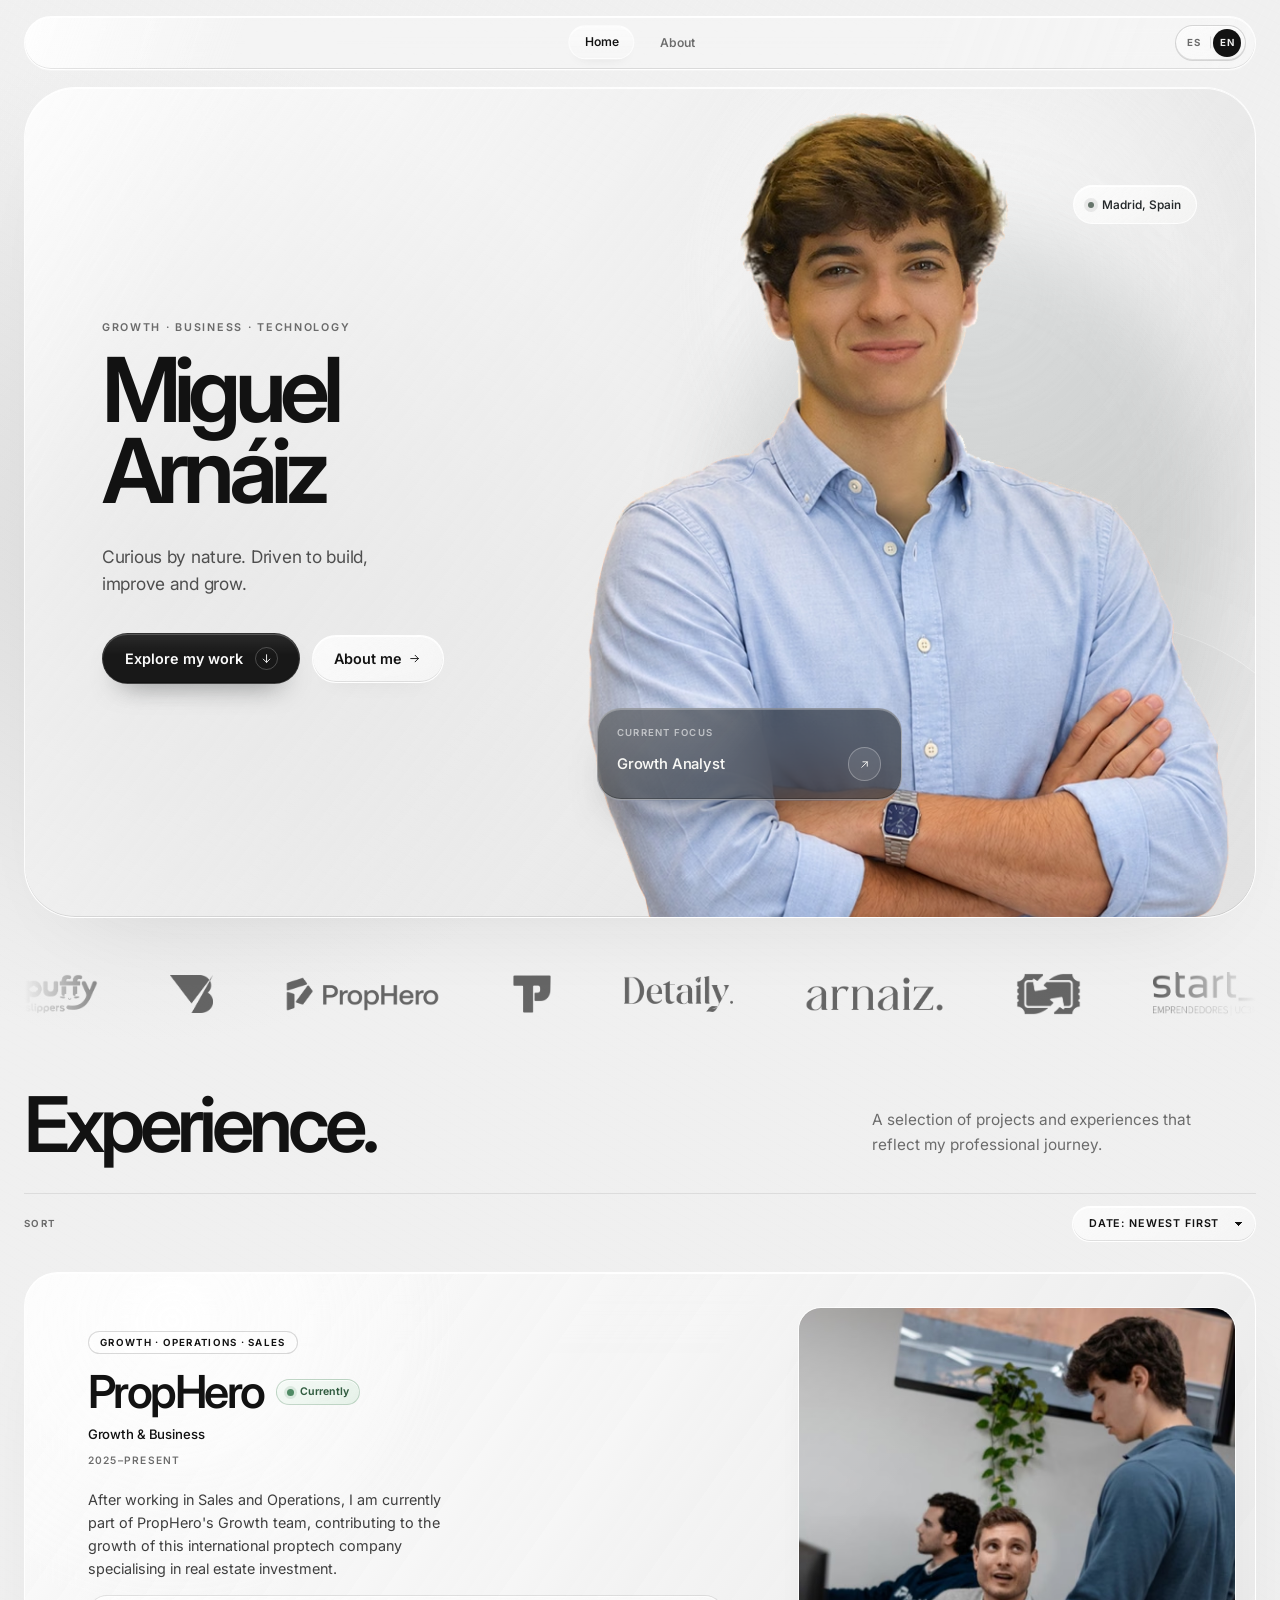
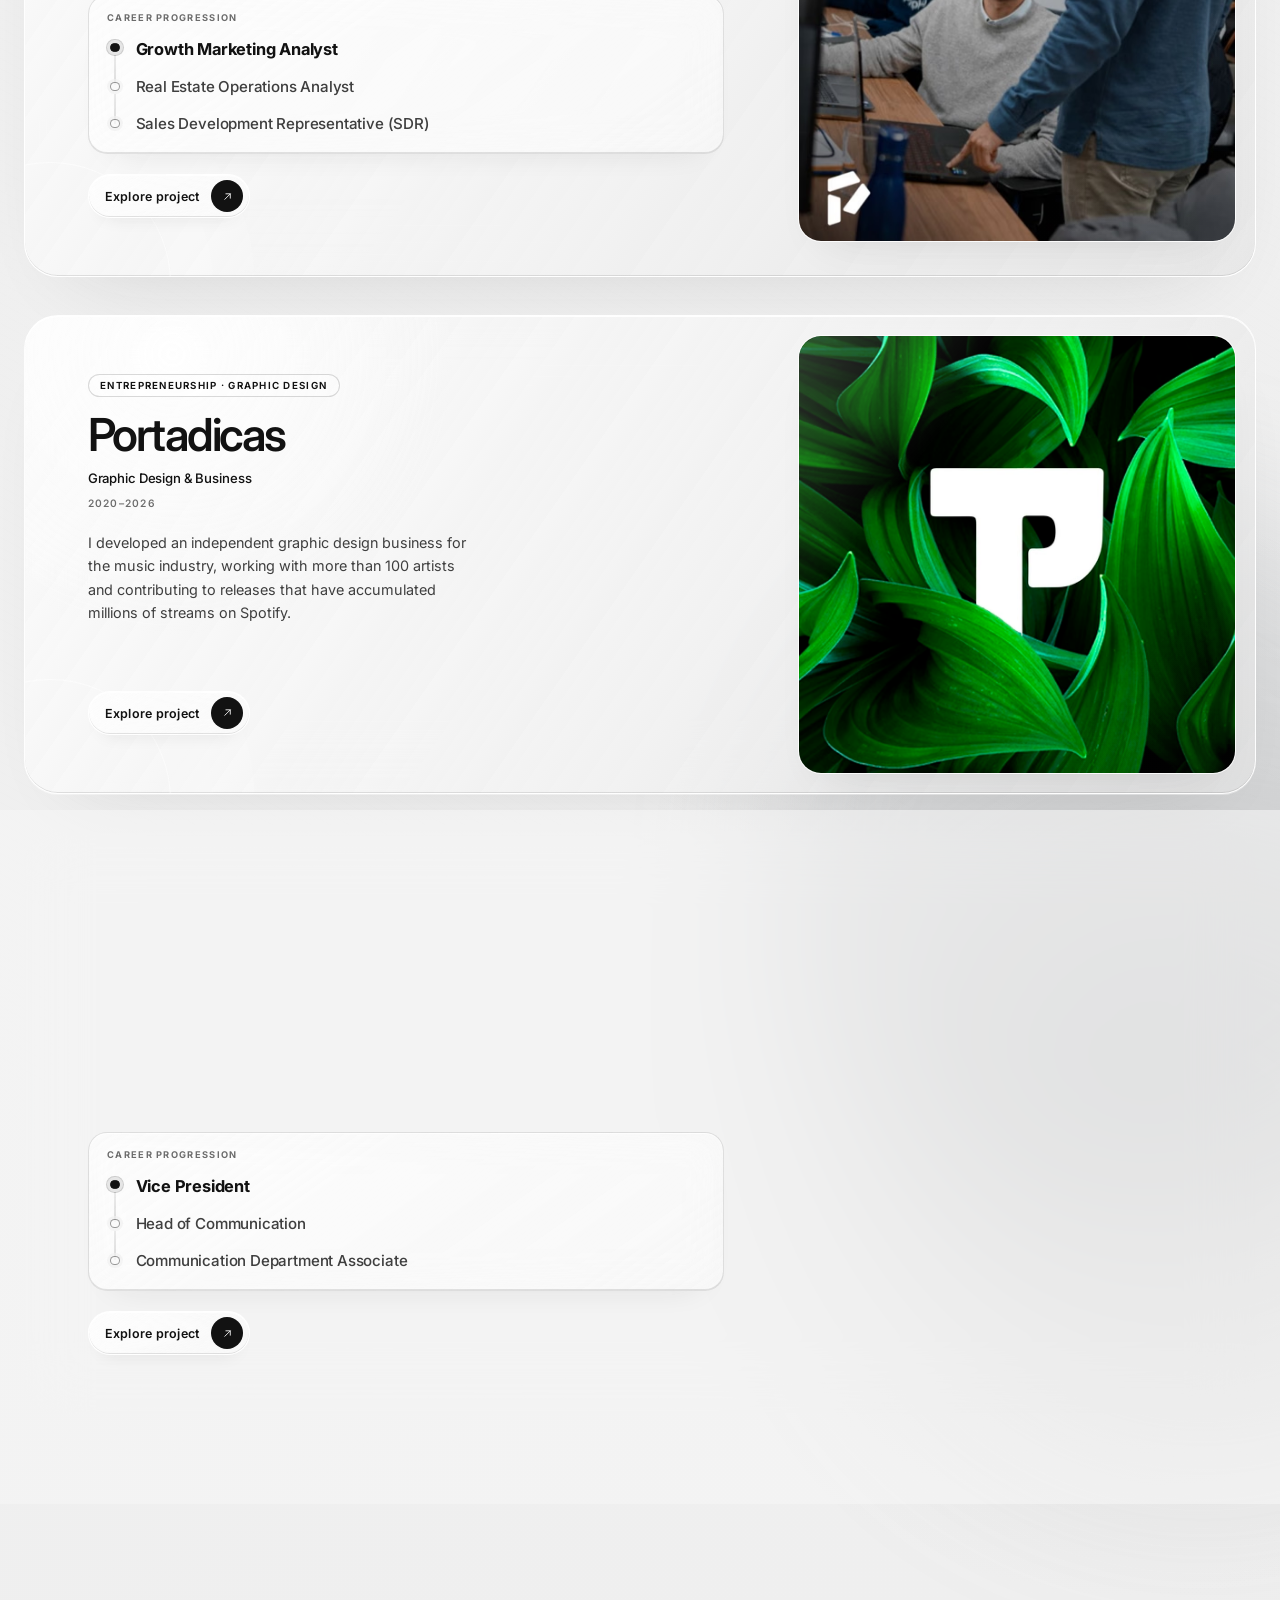
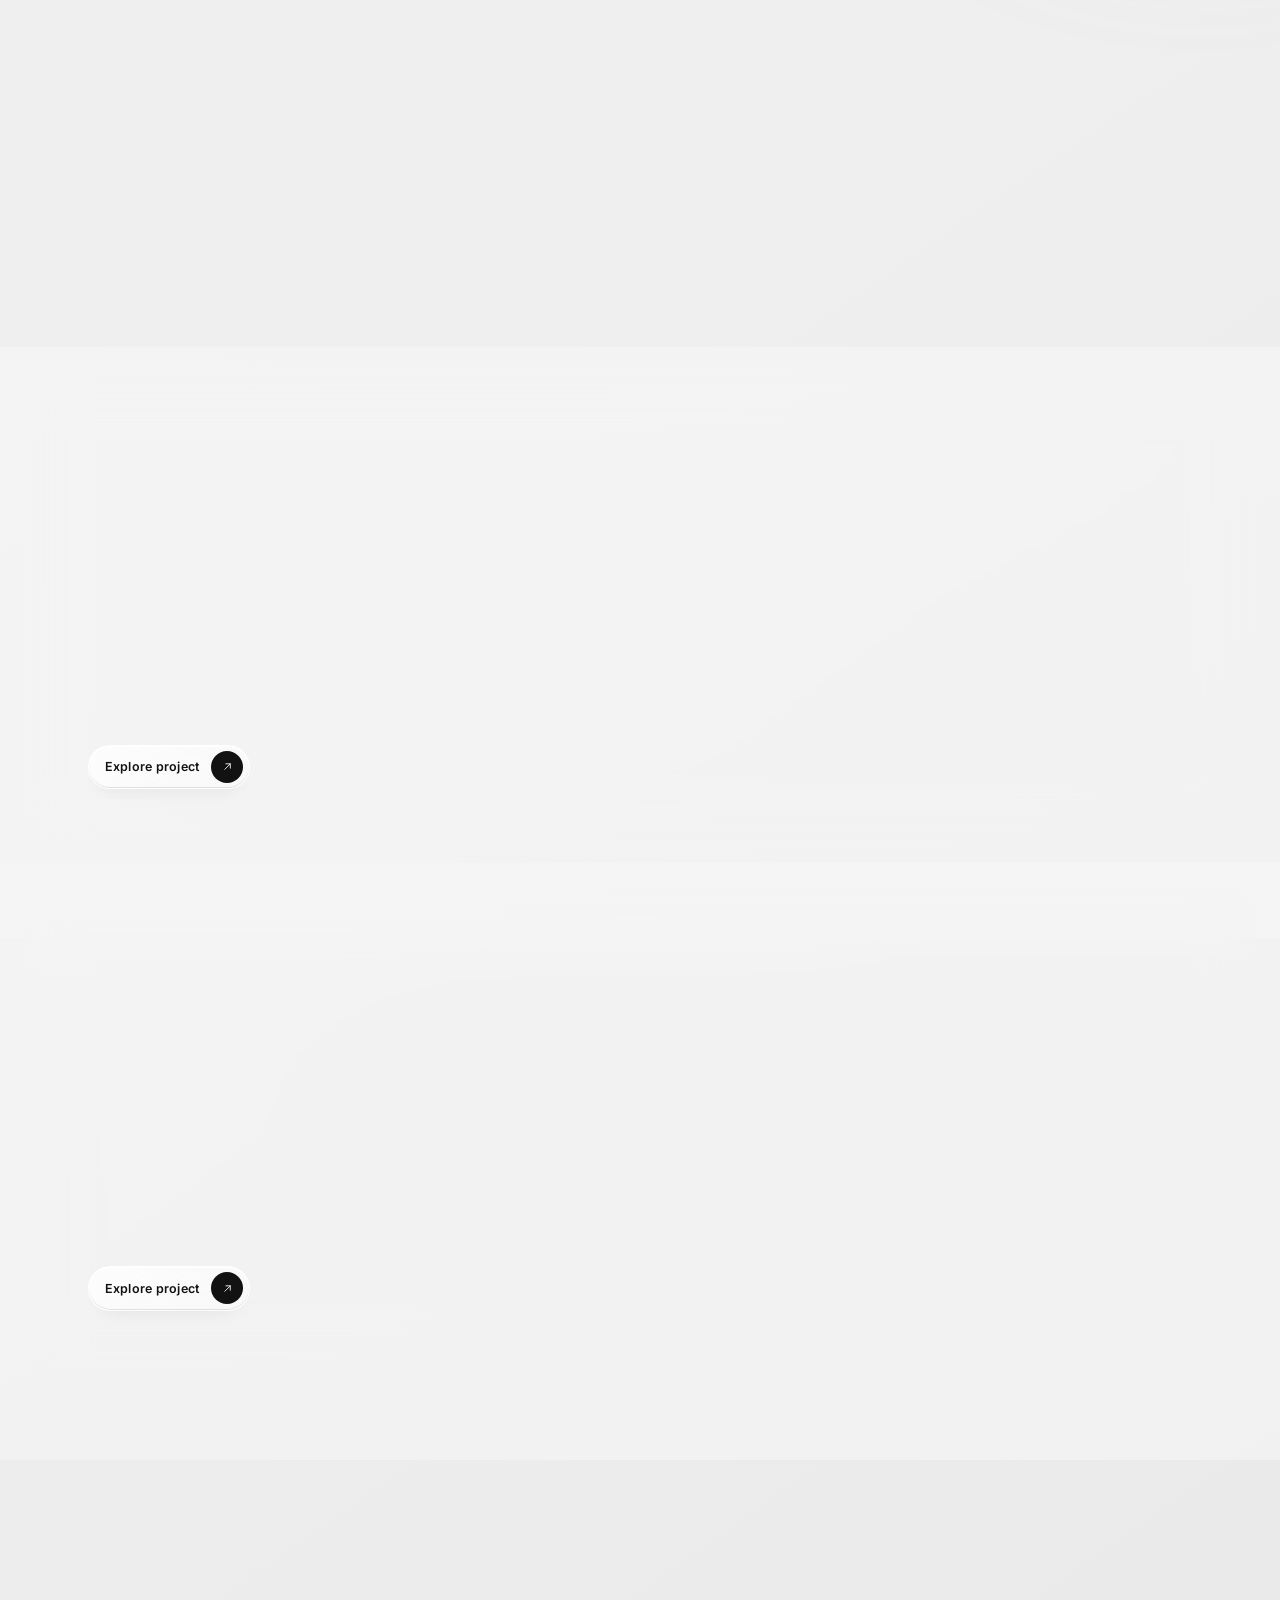
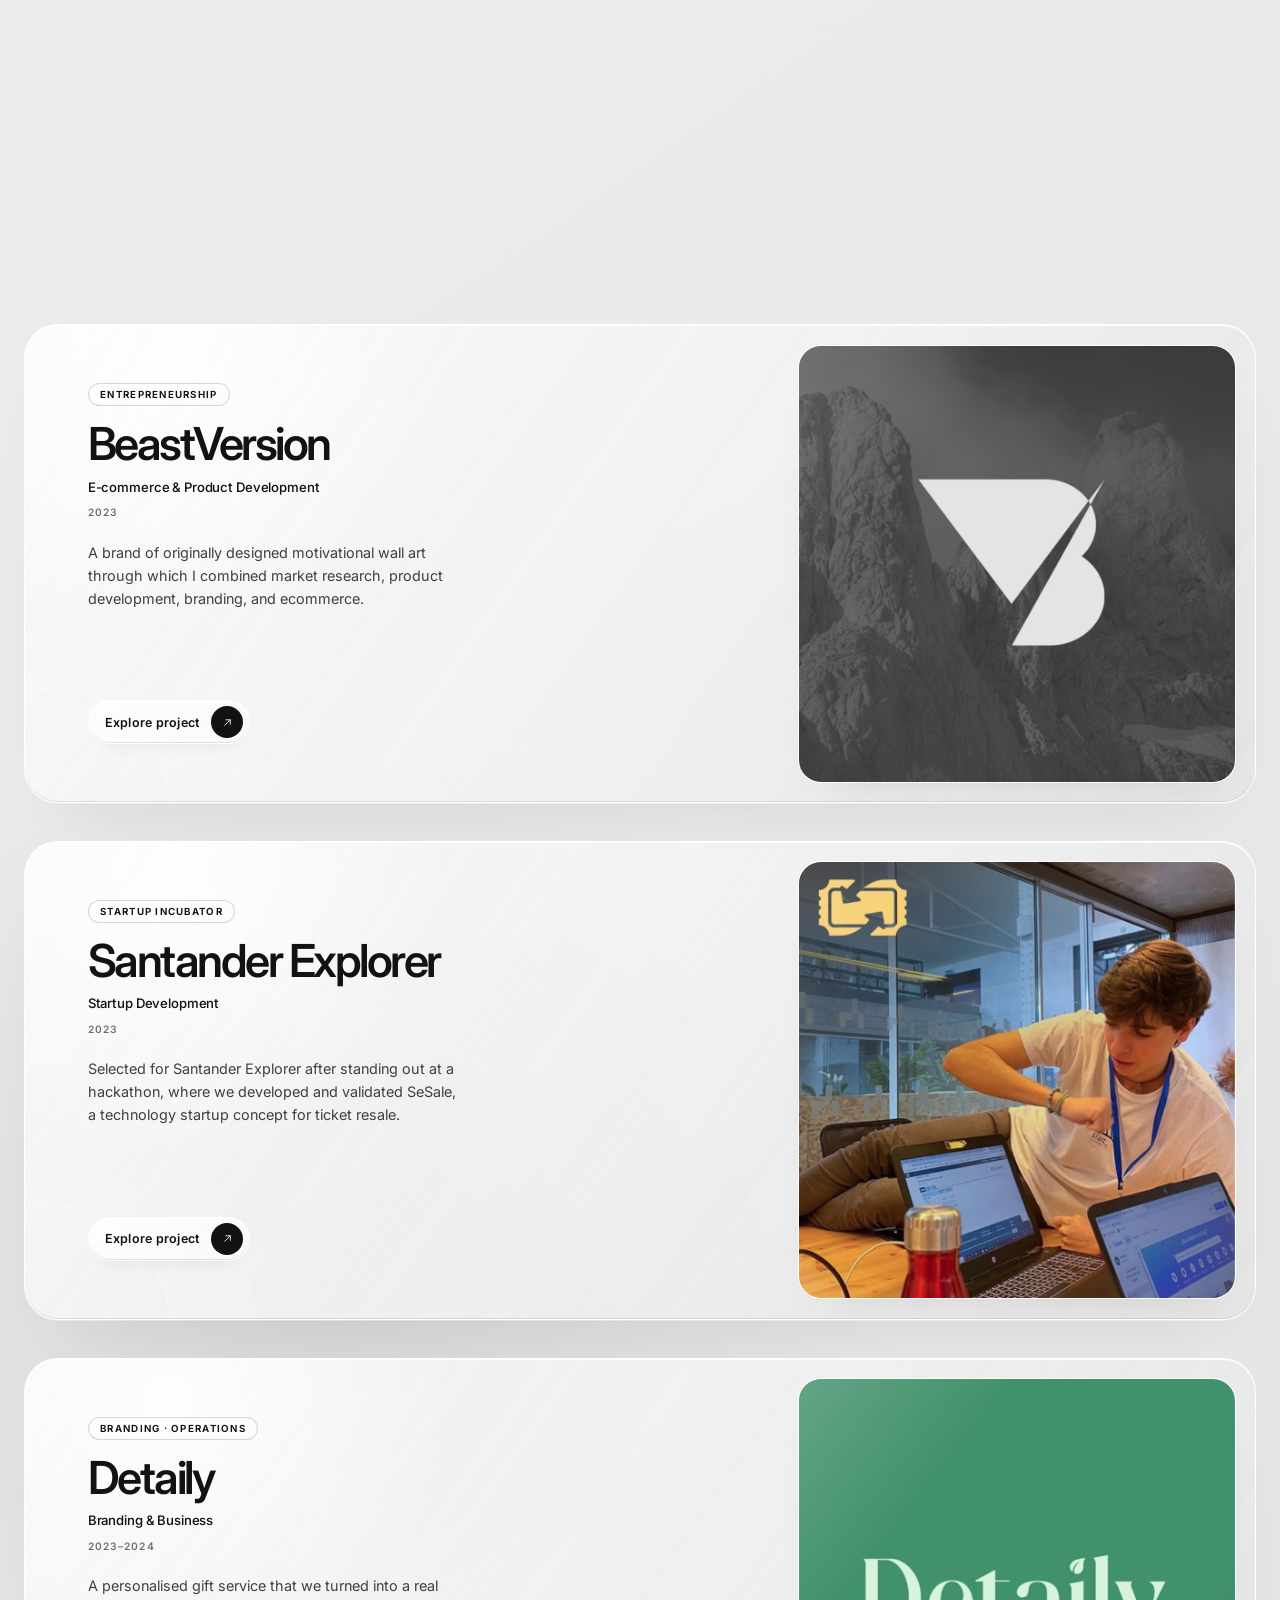
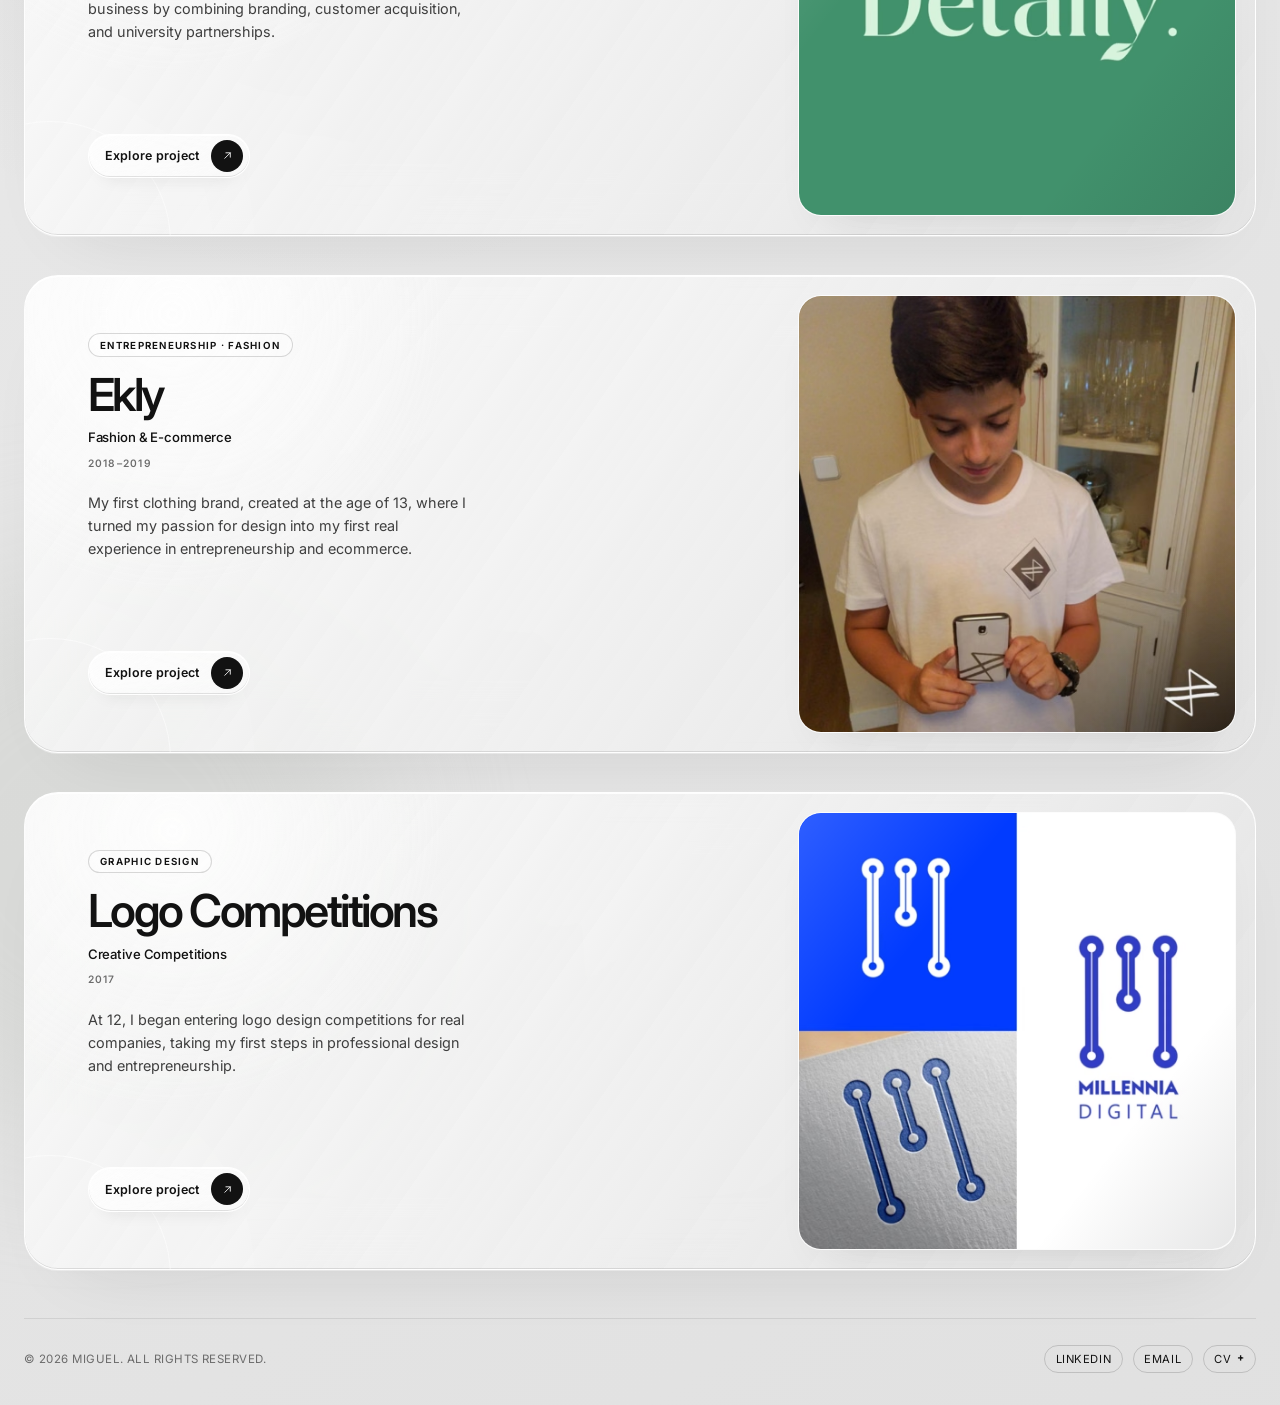
<file: index.html>
<!DOCTYPE html>
<html lang="es">
  <head>
    <meta charset="UTF-8" />
    <meta name="viewport" content="width=device-width, initial-scale=1.0" />
    <script>
      (function prepareSessionPreloader() {
        var root = document.documentElement;
        var storageKey = "miguel-arnaiz-preloader-seen";
        var shouldShow = false;

        try {
          shouldShow = window.sessionStorage.getItem(storageKey) !== "1";
          if (shouldShow) {
            window.sessionStorage.setItem(storageKey, "1");
          }
        } catch (storageError) {
          var cookieMarker = storageKey + "=1";

          try {
            shouldShow = document.cookie.split("; ").indexOf(cookieMarker) === -1;
            if (shouldShow) {
              document.cookie = cookieMarker + "; Path=/; SameSite=Lax";
            }
          } catch (cookieError) {
            shouldShow = true;
          }
        }

        if (!shouldShow) {
          return;
        }

        root.classList.add("has-session-preloader");
        window.__portfolioPreloaderStartedAt = Date.now();
        window.__portfolioPreloaderSafetyTimer = window.setTimeout(function () {
          var preloader = document.querySelector("[data-session-preloader]");
          var body = document.body;

          root.classList.remove("has-session-preloader");
          if (preloader) {
            preloader.remove();
          }
          if (body) {
            body.classList.remove("is-entering", "is-leaving");
          }
        }, 2500);
      })();
    </script>
    <title data-i18n="meta.home.title">Miguel Arnáiz</title>
    <meta
      name="description"
      content="Miguel Arnáiz's professional portfolio."
      data-i18n-content="meta.home.description"
    />
    <link rel="preconnect" href="https://fonts.googleapis.com" />
    <link rel="preconnect" href="https://fonts.gstatic.com" crossorigin />
    <link
      href="https://fonts.googleapis.com/css2?family=Inter:wght@100..900&display=swap"
      rel="stylesheet"
    />
    <link rel="icon" type="image/png" sizes="32x32" href="img/favicon-32.png" />
    <link rel="icon" type="image/png" sizes="48x48" href="img/favicon-48.png" />
    <link rel="apple-touch-icon" sizes="180x180" href="img/apple-touch-icon.png" />
    <link rel="stylesheet" href="styles.css?v=20261103b" />
  </head>

  <body class="page home-page is-entering">
    <div class="session-preloader" data-session-preloader aria-hidden="true">
      <div class="session-preloader-content">
        <img
          class="session-preloader-logo"
          src="img/arnaiz-preloader.png"
          width="480"
          height="116"
          alt=""
          decoding="sync"
          fetchpriority="high"
        />
        <span class="session-preloader-track"><span></span></span>
      </div>
    </div>

    <div class="bg-orbs" aria-hidden="true">
      <span class="orb orb-blue"></span>
      <span class="orb orb-purple"></span>
      <span class="orb orb-teal"></span>
    </div>

    <header class="site-header shell home-hero">
      <nav class="top-nav" aria-label="Navegación principal" data-i18n-aria-label="nav.main">
        <div class="top-nav-links">
          <div class="top-nav-primary">
            <a class="top-nav-link active" href="./" data-transition data-i18n="nav.home">Inicio</a>
            <a class="top-nav-link" href="about.html" data-transition data-i18n="nav.about">Sobre mí</a>
          </div>
          <div class="language-switcher" role="group" aria-label="Seleccionar idioma" data-i18n-aria-label="language.selector">
            <button class="language-option" type="button" data-language="es" lang="es" aria-pressed="true">ES</button>
            <span class="language-divider" aria-hidden="true">|</span>
            <button class="language-option" type="button" data-language="en" lang="en" aria-pressed="false">EN</button>
          </div>
        </div>
      </nav>

      <section class="profile-banner home-hero-banner" aria-label="Introducción" data-i18n-aria-label="hero.introduction">
        <div class="profile-copy home-hero-copy">
          <p class="profile-kicker" data-i18n="hero.positioning">Growth · Business · Technology</p>
          <h1 class="profile-name">Miguel Arnáiz</h1>
          <p class="profile-tagline" data-i18n="hero.tagline">Curioso por naturaleza. Impulsado por crear, mejorar y crecer.</p>
          <div class="hero-actions">
            <a class="hero-scroll-link" href="#projects"><span data-i18n="hero.explore">Explora mi trabajo</span><span class="hero-scroll-icon" aria-hidden="true"><svg class="ui-icon" viewBox="0 0 24 24" focusable="false"><path d="M12 5v14M6 13l6 6 6-6"></path></svg></span></a>
            <a class="hero-secondary-link" href="about.html" data-transition><span data-i18n="hero.about">Sobre mí</span><span class="hero-secondary-icon" aria-hidden="true"><svg class="ui-icon" viewBox="0 0 24 24" focusable="false"><path d="M5 12h14M13 6l6 6-6 6"></path></svg></span></a>
          </div>
        </div>

        <div class="hero-visual">
          <figure class="hero-portrait hero-portrait-cutout">
            <picture>
              <source type="image/avif" srcset="img/optimized/miguel-hero-cutout-v2-w480.avif 480w, img/optimized/miguel-hero-cutout-v2-w673.avif 673w" sizes="(max-width: 767px) calc(100vw - 42px), 48vw" />
              <source type="image/webp" srcset="img/optimized/miguel-hero-cutout-v2-w480.webp 480w, img/optimized/miguel-hero-cutout-v2-w673.webp 673w" sizes="(max-width: 767px) calc(100vw - 42px), 48vw" />
              <img
                src="img/miguel-hero-cutout-v2.png"
                alt="Miguel Arnáiz"
                width="673"
                height="904"
                fetchpriority="high"
                decoding="async"
              />
            </picture>
          </figure>

          <div class="hero-info-card hero-role-card">
            <span class="hero-card-label" data-i18n="hero.currentFocus">Enfoque actual</span>
            <div class="hero-card-row">
              <strong>Growth Analyst</strong>
              <span class="hero-card-arrow" aria-hidden="true"><svg class="ui-icon" viewBox="0 0 24 24" focusable="false"><path d="M7 17 17 7M9 7h8v8"></path></svg></span>
            </div>
          </div>

          <div class="hero-info-card hero-location-card">
            <span class="hero-status-dot" aria-hidden="true"></span>
            <span data-i18n="nav.location">Madrid, España</span>
          </div>
        </div>
      </section>
    </header>

    <section
      id="brands"
      class="logo-marquee shell"
      data-logo-marquee
      aria-label="Marcas y proyectos seleccionados"
      data-i18n-aria-label="home.logoMarqueeLabel"
    >
      <div class="logo-marquee-viewport">
        <div class="logo-marquee-track" data-logo-marquee-track>
          <ul class="logo-marquee-list" data-logo-marquee-list>
            <li class="logo-marquee-item" style="--logo-height: 2.45rem">
              <picture><source type="image/avif" srcset="img/optimized/logos/puffy-slippers-w362.avif"><source type="image/webp" srcset="img/optimized/logos/puffy-slippers-w362.webp"><img src="img/logos/puffy-slippers.png" alt="Puffy Slippers" width="362" height="192" decoding="async"></picture>
            </li>
            <li class="logo-marquee-item" style="--logo-height: 2.4rem">
              <picture><source type="image/webp" srcset="img/optimized/logos/beastversion-w215.webp"><img src="img/logos/beastversion.png" alt="BeastVersion" width="215" height="192" decoding="async"></picture>
            </li>
            <li class="logo-marquee-item" style="--logo-height: 2.3rem">
              <picture><source type="image/webp" srcset="img/optimized/logos/prophero-w809.webp"><img src="img/logos/prophero.png" alt="PropHero" width="809" height="192" decoding="async"></picture>
            </li>
            <li class="logo-marquee-item" style="--logo-height: 2.4rem">
              <picture><source type="image/webp" srcset="img/optimized/logos/portadicas-w193.webp"><img src="img/logos/portadicas.png" alt="Portadicas" width="193" height="192" decoding="async"></picture>
            </li>
            <li class="logo-marquee-item" style="--logo-height: 2.3rem">
              <picture><source type="image/webp" srcset="img/optimized/logos/detaily-w570.webp"><img src="img/logos/detaily.png" alt="Detaily" width="570" height="192" decoding="async"></picture>
            </li>
            <li class="logo-marquee-item" style="--logo-height: 2.25rem">
              <picture><source type="image/webp" srcset="img/optimized/logos/arnaiz-arn-w741.webp"><img src="img/logos/arnaiz-arn.png" alt="arnaiz." width="741" height="192" decoding="async"></picture>
            </li>
            <li class="logo-marquee-item" style="--logo-height: 2.6rem">
              <picture><source type="image/avif" srcset="img/optimized/logos/sesale-w298.avif"><source type="image/webp" srcset="img/optimized/logos/sesale-w298.webp"><img src="img/logos/sesale.png" alt="Sesale" width="298" height="192" decoding="async"></picture>
            </li>
            <li class="logo-marquee-item" style="--logo-height: 2.7rem">
              <picture><source type="image/webp" srcset="img/optimized/logos/start-uc3m-w473.webp"><img src="img/logos/start-uc3m.png" alt="Start UC3M" width="473" height="192" decoding="async"></picture>
            </li>
            <li class="logo-marquee-item" style="--logo-height: 2.5rem">
              <picture><source type="image/webp" srcset="img/optimized/logos/ekly-w222.webp"><img src="img/logos/ekly.png" alt="Ekly" width="222" height="192" decoding="async"></picture>
            </li>
            <li class="logo-marquee-item" style="--logo-height: 2.2rem">
              <picture><source type="image/avif" srcset="img/optimized/logos/vemory-w1169.avif"><source type="image/webp" srcset="img/optimized/logos/vemory-w1169.webp"><img src="img/logos/vemory.png" alt="Vemory" width="1169" height="192" decoding="async"></picture>
            </li>
          </ul>
        </div>
      </div>
    </section>

    <main class="shell home-main">
      <section class="projects-showcase" id="projects" aria-labelledby="projects-title">
        <div class="projects-heading">
          <div>
            <h2 id="projects-title" data-i18n-html="home.heading">Experience.</h2>
          </div>
          <p class="projects-intro-copy" data-i18n="home.intro">Una selección de proyectos y experiencias que reflejan mi recorrido profesional.</p>
        </div>

        <div class="projects-toolbar" aria-label="Orden de proyectos por fecha" data-i18n-aria-label="home.sortAria">
          <label class="projects-filter-label" for="project-date-order" data-i18n="home.sortBy">Ordenar</label>
          <select id="project-date-order" class="projects-filter-select" data-project-sort>
            <option value="newest" selected data-i18n="home.newestFirst">Fecha: más reciente</option>
            <option value="oldest" data-i18n="home.oldestFirst">Fecha: más antigua</option>
          </select>
        </div>

        <section class="project-list" data-project-list aria-label="Lista de proyectos" data-i18n-aria-label="home.projectList"></section>
      </section>
    </main>

    <footer class="site-footer shell" aria-label="Pie de página" data-i18n-aria-label="footer.label">
      <p class="footer-copy">&copy; 2026 Miguel. <span data-i18n="footer.rights">Todos los derechos reservados.</span></p>
      <ul class="footer-links" aria-label="Enlaces de contacto" data-i18n-aria-label="footer.contactLinks">
        <li><a href="https://www.linkedin.com/in/miguel-arnáiz" target="_blank" rel="noopener noreferrer" title="Miguel Arnáiz on LinkedIn" data-i18n-title="footer.linkedinTitle">LinkedIn</a></li>
        <li><a href="mailto:arnaizburgosmiguel@gmail.com" data-i18n="footer.email">Correo</a></li>
        <li class="cv-download">
          <details class="cv-menu">
            <summary class="cv-menu-trigger" data-i18n="cv.button" data-i18n-aria-label="cv.openMenu">CV</summary>
            <div class="cv-menu-options" aria-label="Elegir idioma del CV" data-i18n-aria-label="cv.languageMenu">
              <a href="files/Miguel-Arnaiz-CV-ES.pdf" download="Miguel-Arnaiz-CV-Espanol.pdf" data-i18n="cv.spanish">CV Español</a>
              <a href="files/Miguel-Arnaiz-CV-EN.pdf" download="Miguel-Arnaiz-CV-English.pdf" data-i18n="cv.english">CV English</a>
            </div>
          </details>
        </li>
      </ul>
    </footer>

    <script src="js/i18n.js" defer></script>
    <script src="js/projects-data.js" defer></script>
    <script src="js/image-variants.js" defer></script>
    <script src="js/transitions.js?v=20261103b" defer></script>
    <script src="js/cv-menu.js" defer></script>
    <script src="js/logo-marquee.js" defer></script>
    <script src="js/home.js" defer></script>
    <script src="js/reveal.js" defer></script>
  </body>
</html>
</file>
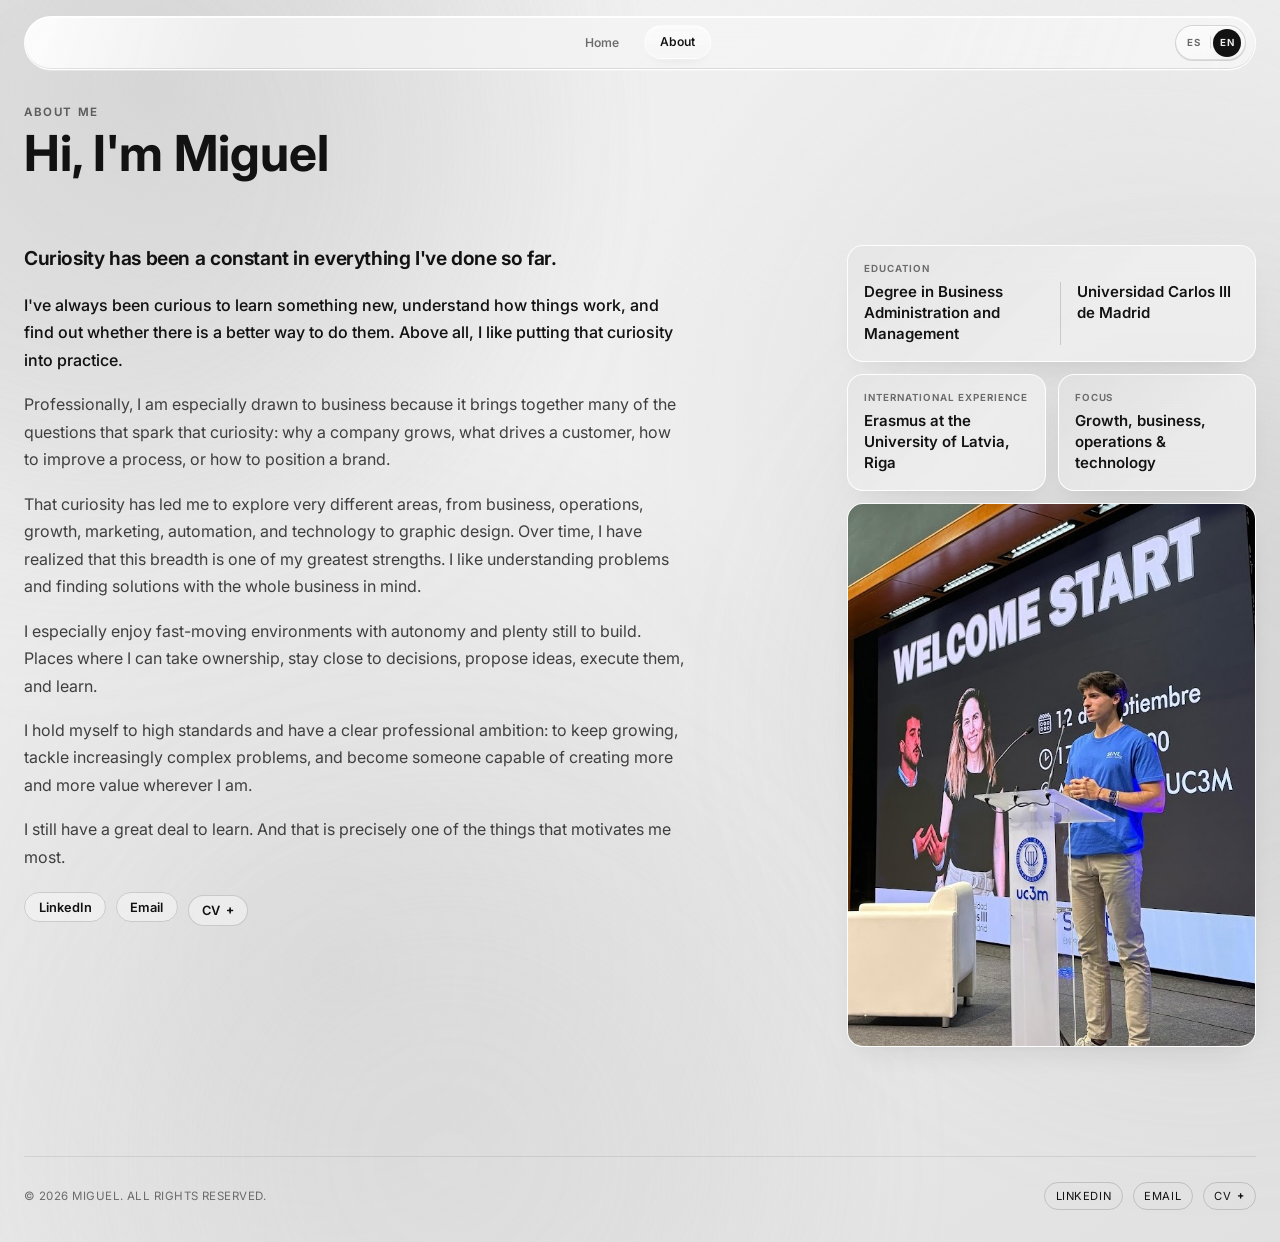
<file: about.html>
<!DOCTYPE html>
<html lang="es">
  <head>
    <meta charset="UTF-8" />
    <meta name="viewport" content="width=device-width, initial-scale=1.0" />
    <script>
      (function prepareSessionPreloader() {
        var root = document.documentElement;
        var storageKey = "miguel-arnaiz-preloader-seen";
        var shouldShow = false;

        try {
          shouldShow = window.sessionStorage.getItem(storageKey) !== "1";
          if (shouldShow) {
            window.sessionStorage.setItem(storageKey, "1");
          }
        } catch (storageError) {
          var cookieMarker = storageKey + "=1";

          try {
            shouldShow = document.cookie.split("; ").indexOf(cookieMarker) === -1;
            if (shouldShow) {
              document.cookie = cookieMarker + "; Path=/; SameSite=Lax";
            }
          } catch (cookieError) {
            shouldShow = true;
          }
        }

        if (!shouldShow) {
          return;
        }

        root.classList.add("has-session-preloader");
        window.__portfolioPreloaderStartedAt = Date.now();
        window.__portfolioPreloaderSafetyTimer = window.setTimeout(function () {
          var preloader = document.querySelector("[data-session-preloader]");
          var body = document.body;

          root.classList.remove("has-session-preloader");
          if (preloader) {
            preloader.remove();
          }
          if (body) {
            body.classList.remove("is-entering", "is-leaving");
          }
        }, 2500);
      })();
    </script>
    <title data-i18n="meta.about.title">Miguel Arnáiz - Sobre mí</title>
    <meta
      name="description"
      content="Perfil profesional de Miguel Arnáiz, emprendedor y graduado en Administración de Empresas en Madrid."
      data-i18n-content="meta.about.description"
    />
    <link rel="preconnect" href="https://fonts.googleapis.com" />
    <link rel="preconnect" href="https://fonts.gstatic.com" crossorigin />
    <link
      href="https://fonts.googleapis.com/css2?family=Inter:wght@100..900&display=swap"
      rel="stylesheet"
    />
    <link rel="icon" type="image/png" sizes="32x32" href="img/favicon-32.png" />
    <link rel="icon" type="image/png" sizes="48x48" href="img/favicon-48.png" />
    <link rel="apple-touch-icon" sizes="180x180" href="img/apple-touch-icon.png" />
    <link rel="stylesheet" href="styles.css?v=20261103b" />
  </head>

  <body class="page is-entering">
    <div class="session-preloader" data-session-preloader aria-hidden="true">
      <div class="session-preloader-content">
        <img
          class="session-preloader-logo"
          src="img/arnaiz-preloader.png"
          width="480"
          height="116"
          alt=""
          decoding="sync"
          fetchpriority="high"
        />
        <span class="session-preloader-track"><span></span></span>
      </div>
    </div>

    <div class="bg-orbs" aria-hidden="true">
      <span class="orb orb-blue"></span>
      <span class="orb orb-purple"></span>
      <span class="orb orb-teal"></span>
    </div>

    <header class="site-header shell">
      <nav class="top-nav" aria-label="Navegación principal" data-i18n-aria-label="nav.main">
        <div class="top-nav-links">
          <div class="top-nav-primary">
            <a class="top-nav-link" href="./" data-transition data-i18n="nav.home">Inicio</a>
            <a class="top-nav-link active" href="about.html" data-transition data-i18n="nav.about">Sobre mí</a>
          </div>
          <div class="language-switcher" role="group" aria-label="Seleccionar idioma" data-i18n-aria-label="language.selector">
            <button class="language-option" type="button" data-language="es" lang="es" aria-pressed="true">ES</button>
            <span class="language-divider" aria-hidden="true">|</span>
            <button class="language-option" type="button" data-language="en" lang="en" aria-pressed="false">EN</button>
          </div>
        </div>
      </nav>

      <section class="profile-banner compact" aria-label="Cabecera de perfil" data-i18n-aria-label="about.profileBanner">
        <div class="profile-copy">
          <p class="profile-kicker" data-i18n="about.kicker">Sobre mí</p>
          <h1 class="profile-name" data-i18n="about.greeting">Hola, soy Miguel</h1>
        </div>
      </section>
    </header>

    <main class="shell about-main">
      <section class="about-grid" aria-label="Sobre Miguel" data-i18n-aria-label="about.sectionAria">
        <div class="about-copy" data-reveal>
          <h2 class="about-title" data-i18n="about.title">La inquietud ha sido una constante en todo lo que he hecho hasta ahora.</h2>
          <p class="about-intro" data-i18n="about.paragraph1">Siempre he tenido curiosidad por aprender algo nuevo, entender cómo funcionan las cosas y descubrir si existe una forma mejor de hacerlas. Y, sobre todo, me gusta llevar esa curiosidad a la práctica.</p>
          <p data-i18n="about.paragraph2">Profesionalmente, me atrae especialmente el mundo de la empresa porque combina muchas de las cosas que despiertan esa curiosidad: entender por qué crece un negocio, qué mueve a un cliente, cómo mejorar un proceso o cómo posicionar una marca.</p>
          <p data-i18n="about.paragraph3">Esa inquietud me ha llevado a explorar ámbitos muy distintos, ya sea de negocio, operaciones, growth, marketing, automatización, tecnología o incluso de diseño gráfico; y con el tiempo he descubierto que precisamente ahí está una de mis mayores fortalezas. Me gusta entender los problemas y buscar soluciones teniendo en cuenta el negocio al completo.</p>
          <p data-i18n="about.paragraph4">Disfruto especialmente de los entornos con ritmo, autonomía y cosas todavía por construir. Lugares donde pueda asumir responsabilidad, estar cerca de las decisiones, proponer ideas, ejecutarlas y aprender.</p>
          <p data-i18n="about.paragraph5">Soy exigente conmigo mismo y tengo una ambición profesional clara: seguir creciendo, afrontar problemas cada vez más complejos y convertirme en alguien capaz de generar cada vez más valor allí donde esté.</p>
          <p data-i18n="about.paragraph6">Todavía me queda muchísimo por aprender. Y precisamente eso es una de las cosas que más me motivan.</p>

          <ul class="about-links">
            <li><a href="https://www.linkedin.com/in/miguel-arnáiz" target="_blank" rel="noopener noreferrer" title="Miguel Arnáiz on LinkedIn" data-i18n-title="footer.linkedinTitle">LinkedIn</a></li>
            <li><a href="mailto:arnaizburgosmiguel@gmail.com" data-i18n="footer.email">Correo</a></li>
            <li class="cv-download">
              <details class="cv-menu">
                <summary class="cv-menu-trigger" data-i18n="cv.button" data-i18n-aria-label="cv.openMenu">CV</summary>
                <div class="cv-menu-options" aria-label="Elegir idioma del CV" data-i18n-aria-label="cv.languageMenu">
                  <a href="files/Miguel-Arnaiz-CV-ES.pdf" download="Miguel-Arnaiz-CV-Espanol.pdf" data-i18n="cv.spanish">CV Español</a>
                  <a href="files/Miguel-Arnaiz-CV-EN.pdf" download="Miguel-Arnaiz-CV-English.pdf" data-i18n="cv.english">CV English</a>
                </div>
              </details>
            </li>
          </ul>
        </div>

        <div class="about-stats" data-reveal aria-label="Datos rápidos" data-i18n-aria-label="about.quickFacts">
          <div class="stat-tile stat-tile-wide stat-tile-education">
            <p class="stat-label" data-i18n="about.education">Formación</p>
            <div class="stat-value-pair">
              <p class="stat-value" data-i18n="about.educationValue">Grado en Administración y Dirección de Empresas</p>
              <p class="stat-value" data-i18n="about.educationInstitutionValue">Universidad Carlos III de Madrid</p>
            </div>
          </div>
          <div class="stat-tile">
            <p class="stat-label" data-i18n="about.internationalExperience">Experiencia internacional</p>
            <p class="stat-value" data-i18n="about.internationalExperienceValue">Erasmus en University of Latvia, Riga</p>
          </div>
          <div class="stat-tile">
            <p class="stat-label" data-i18n="about.focus">Enfoque</p>
            <p class="stat-value" data-i18n="about.focusValue">Growth, negocio, operaciones y tecnología</p>
          </div>
          <figure class="about-stats-image">
            <img src="img/about-start-uc3m.jpg" alt="Miguel dando una charla en un evento de Start UC3M" data-i18n-alt="about.startImageAlt" loading="lazy" decoding="async">
          </figure>
        </div>
      </section>
    </main>

    <footer class="site-footer shell" aria-label="Pie de página" data-i18n-aria-label="footer.label">
      <p class="footer-copy">&copy; 2026 Miguel. <span data-i18n="footer.rights">Todos los derechos reservados.</span></p>
      <ul class="footer-links" aria-label="Enlaces de contacto" data-i18n-aria-label="footer.contactLinks">
        <li><a href="https://www.linkedin.com/in/miguel-arnáiz" target="_blank" rel="noopener noreferrer" title="Miguel Arnáiz on LinkedIn" data-i18n-title="footer.linkedinTitle">LinkedIn</a></li>
        <li><a href="mailto:arnaizburgosmiguel@gmail.com" data-i18n="footer.email">Correo</a></li>
        <li class="cv-download">
          <details class="cv-menu">
            <summary class="cv-menu-trigger" data-i18n="cv.button" data-i18n-aria-label="cv.openMenu">CV</summary>
            <div class="cv-menu-options" aria-label="Elegir idioma del CV" data-i18n-aria-label="cv.languageMenu">
              <a href="files/Miguel-Arnaiz-CV-ES.pdf" download="Miguel-Arnaiz-CV-Espanol.pdf" data-i18n="cv.spanish">CV Español</a>
              <a href="files/Miguel-Arnaiz-CV-EN.pdf" download="Miguel-Arnaiz-CV-English.pdf" data-i18n="cv.english">CV English</a>
            </div>
          </details>
        </li>
      </ul>
    </footer>

    <script src="js/i18n.js" defer></script>
    <script src="js/transitions.js?v=20261103b" defer></script>
    <script src="js/cv-menu.js" defer></script>
    <script src="js/about.js" defer></script>
    <script src="js/reveal.js" defer></script>
  </body>
</html>
</file>
<file: styles.css>
:root {
  --bg: #f2f2f0;
  --surface: rgba(255, 255, 255, 0.76);
  --text: #141517;
  --muted: #6d7075;
  --line: rgba(20, 21, 23, 0.08);
  --line-strong: rgba(20, 21, 23, 0.14);
  --glass-bg: rgba(255, 255, 255, 0.62);
  --glass-border: rgba(255, 255, 255, 0.82);
  --nav-bg: rgba(247, 247, 245, 0.72);
  --button-bg: #18191b;
  --button-text: #ffffff;
  --control-bg: rgba(255, 255, 255, 0.48);
  --shadow-color: rgba(24, 27, 31, 0.13);
  --about-copy: #3e4145;
  --danger: #555555;
  --card-radius: 22px;

  --blue: #5d5d5d;
  --orange: #707070;
  --purple: #646464;
  --teal: #686868;
}

:root[data-theme="dark"] {
  --bg: #0d0e10;
  --surface: rgba(255, 255, 255, 0.055);
  --text: #f3f3f1;
  --muted: #a3a5a9;
  --line: rgba(255, 255, 255, 0.1);
  --line-strong: rgba(255, 255, 255, 0.17);
  --glass-bg: rgba(31, 32, 35, 0.58);
  --glass-border: rgba(255, 255, 255, 0.105);
  --nav-bg: rgba(18, 19, 21, 0.72);
  --button-bg: #f2f2ef;
  --button-text: #141517;
  --control-bg: rgba(255, 255, 255, 0.055);
  --shadow-color: rgba(0, 0, 0, 0.48);
  --about-copy: #d1d2d4;
  --danger: #b8b8b8;

  --blue: #c4c4c4;
  --orange: #b8b8b8;
  --purple: #c0c0c0;
  --teal: #bcbcbc;
}

* {
  box-sizing: border-box;
}

html,
body {
  margin: 0;
  padding: 0;
  background: var(--bg);
  color: var(--text);
}

html {
  scroll-behavior: smooth;
  scrollbar-color: var(--line-strong) transparent;
}

body {
  min-height: 100vh;
  font-family: "Inter", -apple-system, BlinkMacSystemFont, "Segoe UI", sans-serif;
  font-optical-sizing: auto;
  overflow-x: hidden;
}

/* ---------- First-session preloader ---------- */

.session-preloader {
  display: none;
}

.has-session-preloader .page {
  opacity: 1;
  transform: none;
  animation: none;
}

.has-session-preloader .session-preloader {
  position: fixed;
  inset: 0;
  z-index: 10000;
  display: grid;
  place-items: center;
  background: #f2f2f0;
  opacity: 1;
  transition: opacity 300ms cubic-bezier(0.4, 0, 0.2, 1);
}

.session-preloader.is-dismissing {
  opacity: 0;
  pointer-events: none;
}

.session-preloader-content {
  display: grid;
  justify-items: center;
  gap: 1.25rem;
  transform: translateY(-2vh);
}

.session-preloader-logo {
  display: block;
  width: 232px;
  height: auto;
}

.session-preloader-track {
  position: relative;
  width: 112px;
  height: 2px;
  overflow: hidden;
  border-radius: 999px;
  background: rgba(53, 53, 53, 0.14);
}

.session-preloader-track > span {
  position: absolute;
  inset: 0 auto 0 0;
  width: 44%;
  border-radius: inherit;
  background: #353535;
  animation: session-preloader-progress 900ms cubic-bezier(0.45, 0, 0.55, 1) infinite;
  will-change: transform;
}

@keyframes session-preloader-progress {
  from { transform: translateX(-110%); }
  to { transform: translateX(245%); }
}

@media (max-width: 600px) {
  .session-preloader-logo {
    width: 196px;
  }
}

@media (prefers-reduced-motion: reduce) {
  .has-session-preloader .session-preloader {
    transition: none;
  }

  .session-preloader-track > span {
    width: 100%;
    animation: none;
    will-change: auto;
  }
}

::selection {
  background: color-mix(in srgb, var(--blue) 35%, transparent);
  color: var(--text);
}

::-webkit-scrollbar {
  width: 10px;
  height: 10px;
}

::-webkit-scrollbar-thumb {
  background: var(--line-strong);
  border-radius: 999px;
}

::-webkit-scrollbar-track {
  background: transparent;
}

img {
  max-width: 100%;
  display: block;
}

a {
  color: inherit;
}

:where(a, button, select):focus-visible {
  outline: 2px solid color-mix(in srgb, var(--text) 58%, transparent);
  outline-offset: 3px;
}

.shell {
  width: min(1200px, 92vw);
  margin: 0 auto;
}

/* ---------- Floating background orbs ---------- */

.bg-orbs {
  position: fixed;
  inset: 0;
  overflow: hidden;
  z-index: 0;
  pointer-events: none;
}

.orb {
  position: absolute;
  border-radius: 50%;
  filter: blur(110px) saturate(0.38);
  opacity: 0.12;
  will-change: transform;
}

:root[data-theme="dark"] .orb {
  opacity: 0.13;
  filter: blur(120px) saturate(0.42);
}

.orb-blue {
  width: min(46vw, 620px);
  height: min(46vw, 620px);
  left: -12%;
  top: -14%;
  background: radial-gradient(circle at 30% 30%, var(--blue), transparent 70%);
  animation: driftA 28s ease-in-out infinite;
}

.orb-purple {
  width: min(40vw, 560px);
  height: min(40vw, 560px);
  right: -14%;
  top: 20%;
  background: radial-gradient(circle at 60% 40%, var(--purple), transparent 70%);
  animation: driftB 34s ease-in-out infinite;
}

.orb-teal {
  width: min(38vw, 520px);
  height: min(38vw, 520px);
  left: 16%;
  bottom: -18%;
  background: radial-gradient(circle at 50% 50%, var(--teal), transparent 70%);
  animation: driftC 31s ease-in-out infinite;
}

@keyframes driftA {
  0%, 100% { transform: translate(0, 0) scale(1); }
  50% { transform: translate(4vw, 5vw) scale(1.08); }
}

@keyframes driftB {
  0%, 100% { transform: translate(0, 0) scale(1); }
  50% { transform: translate(-5vw, 4vw) scale(0.94); }
}

@keyframes driftC {
  0%, 100% { transform: translate(0, 0) scale(1); }
  50% { transform: translate(3vw, -4vw) scale(1.06); }
}

/* Everything else sits above the orb layer */
.site-header,
.home-main,
.about-main,
.project-main,
.site-footer {
  position: relative;
  z-index: 1;
}

/* ---------- Scroll reveal ---------- */

[data-reveal] {
  opacity: 0;
  transform: translateY(24px);
  transition: opacity 700ms cubic-bezier(0.2, 0.8, 0.2, 1), transform 700ms cubic-bezier(0.2, 0.8, 0.2, 1);
}

[data-reveal].is-visible {
  opacity: 1;
  transform: translateY(0);
}

/* ---------- Nav ---------- */

.site-header {
  padding-top: 1.15rem;
}

.top-nav {
  position: sticky;
  top: 1rem;
  z-index: 30;
  display: flex;
  justify-content: space-between;
  align-items: center;
  gap: 0.9rem;
  margin-bottom: 0;
  padding: 0.58rem 0.68rem 0.58rem 1.15rem;
  border-radius: 999px;
  background: var(--nav-bg);
  border: 1px solid var(--glass-border);
  backdrop-filter: blur(24px) saturate(125%);
  -webkit-backdrop-filter: blur(24px) saturate(125%);
  box-shadow:
    inset 0 1px 0 rgba(255, 255, 255, 0.35),
    0 14px 38px -26px var(--shadow-color);
}

.top-nav-meta {
  margin: 0;
  color: var(--muted);
  font-family: "Inter", sans-serif;
  font-weight: 550;
  font-size: 0.66rem;
  letter-spacing: 0.09em;
  text-transform: uppercase;
  display: inline-flex;
  align-items: center;
  gap: 0.45rem;
}

.top-nav-links {
  display: flex;
  align-items: center;
  gap: 0.6rem;
}

.top-nav-primary {
  display: flex;
  align-items: center;
  gap: 0.6rem;
}

@media (min-width: 901px) {
  .top-nav-links {
    margin-left: auto;
  }

  .top-nav-primary {
    position: absolute;
    top: 50%;
    left: 50%;
    transform: translate(-50%, -50%);
  }
}

.top-nav-link {
  border: 1px solid transparent;
  border-radius: 999px;
  padding: 0.46rem 0.88rem;
  text-decoration: none;
  font-family: "Inter", sans-serif;
  font-weight: 550;
  font-size: 0.8rem;
  color: var(--muted);
  transition: border-color 180ms ease, color 180ms ease, background-color 180ms ease;
}

.top-nav-link:hover,
.top-nav-link.active {
  border-color: var(--line-strong);
  background: var(--control-bg);
  color: var(--text);
}

.theme-toggle {
  border: 1px solid var(--line-strong);
  border-radius: 999px;
  width: 2.2rem;
  height: 2.2rem;
  display: inline-flex;
  align-items: center;
  justify-content: center;
  padding: 0;
  background: var(--control-bg);
  color: var(--muted);
  font-size: 1rem;
  line-height: 1;
  cursor: pointer;
  transition: border-color 180ms ease, color 180ms ease, background-color 180ms ease;
}

.theme-toggle:hover,
.theme-toggle:focus-visible {
  border-color: var(--line-strong);
  color: var(--text);
}

.theme-toggle[aria-pressed="true"] {
  background: var(--text);
  color: var(--bg);
}

.ui-icon {
  display: block;
  width: 1em;
  height: 1em;
  flex: 0 0 auto;
  fill: none;
  stroke: currentColor;
  stroke-width: 1.7;
  stroke-linecap: round;
  stroke-linejoin: round;
}

.ui-icon-fill {
  fill: currentColor;
  stroke: none;
}

.theme-icon {
  width: 1rem;
  height: 1rem;
}

/* ---------- Profile banner (about / project headers) ---------- */

.profile-banner {
  padding: clamp(1.4rem, 3.4vw, 2.2rem) 0 clamp(1rem, 2.4vw, 1.6rem);
}

.profile-kicker {
  margin: 0;
  color: var(--blue);
  font-size: 0.72rem;
  letter-spacing: 0.14em;
  text-transform: uppercase;
  font-family: "Inter", sans-serif;
  font-weight: 650;
}

.profile-name {
  margin: 0.6rem 0 0;
  font-family: "Inter", sans-serif;
  font-weight: 700;
  font-size: clamp(2.1rem, 5vw, 3.1rem);
  line-height: 1;
  color: var(--text);
}

.profile-tagline {
  margin: 0.6rem 0 0;
  color: var(--muted);
  font-size: clamp(1rem, 2vw, 1.15rem);
  max-width: 60ch;
}

.home-main {
  padding-bottom: 4rem;
}

.projects-toolbar {
  display: flex;
  align-items: center;
  justify-content: flex-end;
  gap: 0.7rem;
  padding: 0.85rem 0 0.6rem;
}

.projects-filter-label {
  color: var(--muted);
  font-family: "Inter", sans-serif;
  font-size: 0.7rem;
  letter-spacing: 0.06em;
  text-transform: uppercase;
}

.projects-filter-select {
  appearance: none;
  border: 1px solid var(--line-strong);
  border-radius: 999px;
  background: var(--glass-bg);
  color: var(--blue);
  font-family: "Inter", sans-serif;
  font-size: 0.72rem;
  letter-spacing: 0.05em;
  text-transform: uppercase;
  padding: 0.42rem 2rem 0.42rem 0.85rem;
  min-width: 170px;
  cursor: pointer;
  backdrop-filter: blur(12px);
}

.projects-filter-select:focus {
  outline: 2px solid color-mix(in srgb, var(--blue) 50%, transparent);
  outline-offset: 2px;
}

.project-empty-state {
  margin: 1.2rem 0 0;
  color: var(--muted);
  font-family: "Inter", sans-serif;
  font-size: 0.78rem;
  letter-spacing: 0.04em;
  text-transform: uppercase;
}

/* ---------- Hero ---------- */

.home-hero {
  min-height: 100svh;
  display: grid;
  grid-template-rows: auto 1fr;
}

.home-hero-banner {
  width: 100%;
  min-height: clamp(640px, 86vh, 900px);
  display: grid;
  grid-template-columns: minmax(0, 0.9fr) minmax(430px, 1.1fr);
  align-items: center;
  justify-content: center;
  gap: clamp(3rem, 7vw, 6.75rem);
  padding: clamp(3rem, 7vh, 5.5rem) clamp(0.25rem, 1vw, 1rem) clamp(4rem, 8vh, 6.5rem);
}

.home-hero-copy {
  display: flex;
  flex-direction: column;
  align-items: flex-start;
  max-width: 37rem;
  text-align: left;
}

.home-hero-copy .profile-name {
  margin-top: 0.8rem;
  max-width: 8ch;
  font-size: clamp(4rem, 7.1vw, 6.6rem);
  font-weight: 640;
  line-height: 0.94;
  letter-spacing: -0.07em;
  color: var(--text);
  padding: 0 0.08em 0.08em 0;
}

.home-hero-copy .profile-tagline {
  max-width: 34ch;
  margin-top: 1.35rem;
  font-size: clamp(1.06rem, 1.55vw, 1.24rem);
  font-weight: 400;
  line-height: 1.55;
  letter-spacing: -0.015em;
}

.hero-actions {
  margin-top: 2rem;
  display: flex;
  flex-wrap: wrap;
  align-items: center;
  justify-content: flex-start;
  gap: 1.15rem;
}

.hero-scroll-link {
  position: relative;
  overflow: hidden;
  display: inline-flex;
  align-items: center;
  justify-content: center;
  text-decoration: none;
  font-family: "Inter", sans-serif;
  font-weight: 600;
  font-size: 0.9rem;
  color: var(--button-text);
  padding: 0.86rem 1.5rem;
  border-radius: 999px;
  background: var(--button-bg);
  border: 1px solid var(--button-bg);
  box-shadow: 0 14px 30px -18px var(--shadow-color);
  transform: translateY(0);
  transition: transform 260ms ease, box-shadow 260ms ease, filter 260ms ease;
  will-change: transform;
}

.hero-scroll-link:hover,
.hero-scroll-link:focus-visible {
  transform: translateY(-2px);
  box-shadow: 0 18px 36px -18px var(--shadow-color);
  filter: brightness(1.08);
}

.hero-scroll-link:active {
  transform: translateY(-1px);
}

.hero-secondary-link {
  display: inline-flex;
  align-items: center;
  gap: 0.35rem;
  text-decoration: none;
  font-family: "Inter", sans-serif;
  font-weight: 600;
  font-size: 0.9rem;
  color: var(--text);
  opacity: 1;
  padding: 0.84rem 1.25rem;
  border: 1px solid var(--line-strong);
  border-radius: 999px;
  background: var(--control-bg);
  transition: transform 220ms ease, border-color 220ms ease, background-color 220ms ease;
}

.hero-secondary-link span {
  transition: transform 220ms ease;
}

.hero-secondary-link:hover,
.hero-secondary-link:focus-visible {
  transform: translateY(-2px);
  border-color: color-mix(in srgb, var(--text) 25%, transparent);
  background: var(--surface);
}

.hero-secondary-link:hover span,
.hero-secondary-link:focus-visible span {
  transform: translateX(4px);
}

.hero-visual {
  position: relative;
  width: min(550px, 100%);
  justify-self: end;
  padding: 0 1.35rem 1.35rem 0;
  isolation: isolate;
}

.hero-visual::before {
  content: "";
  position: absolute;
  inset: 7% -3% -2% 7%;
  z-index: -1;
  border-radius: 40px;
  background: linear-gradient(145deg, rgba(144, 144, 144, 0.14), rgba(255, 255, 255, 0.04));
  filter: blur(1px);
}

.hero-portrait {
  position: relative;
  z-index: 1;
  margin: 0;
  overflow: hidden;
  aspect-ratio: 4 / 5;
  border: 1px solid var(--glass-border);
  border-radius: clamp(26px, 3vw, 38px);
  background: var(--surface);
  box-shadow:
    0 32px 72px -34px rgba(25, 29, 33, 0.42),
    inset 0 1px 0 rgba(255, 255, 255, 0.26);
}

.hero-portrait::after {
  content: "";
  position: absolute;
  inset: 0;
  pointer-events: none;
  background: linear-gradient(180deg, transparent 62%, rgba(10, 12, 14, 0.13));
}

.hero-portrait img {
  width: 100%;
  height: 100%;
  object-fit: cover;
  object-position: 50% center;
  transform: scale(1.002);
}

.hero-info-card {
  position: absolute;
  z-index: 2;
  display: flex;
  border: 1px solid rgba(255, 255, 255, 0.52);
  background: rgba(245, 246, 244, 0.72);
  color: #1b1d20;
  backdrop-filter: blur(22px) saturate(120%);
  -webkit-backdrop-filter: blur(22px) saturate(120%);
  box-shadow:
    inset 0 1px 0 rgba(255, 255, 255, 0.62),
    0 18px 42px -24px rgba(16, 18, 20, 0.55);
}

.hero-role-card {
  left: -2.35rem;
  bottom: 2.8rem;
  flex-direction: column;
  gap: 0.28rem;
  min-width: 205px;
  padding: 1rem 1.08rem;
  border-radius: 20px;
}

.hero-card-label {
  color: rgba(27, 29, 32, 0.58);
  font-size: 0.66rem;
  font-weight: 600;
  letter-spacing: 0.09em;
  text-transform: uppercase;
}

.hero-role-card strong {
  font-size: 0.88rem;
  font-weight: 600;
  letter-spacing: -0.01em;
}

.hero-location-card {
  top: 2.4rem;
  right: -0.65rem;
  align-items: center;
  gap: 0.52rem;
  padding: 0.7rem 0.85rem;
  border-radius: 999px;
  font-size: 0.74rem;
  font-weight: 550;
}

.hero-status-dot {
  width: 7px;
  height: 7px;
  border-radius: 50%;
  background: #6e6e6e;
  box-shadow: 0 0 0 4px rgba(110, 110, 110, 0.12);
}

/* ---------- Project list ---------- */

.project-list {
  display: flex;
  flex-direction: column;
  gap: clamp(1.3rem, 3vw, 2rem);
  padding-bottom: 2rem;
}

.project-row {
  display: grid;
  grid-template-columns: minmax(260px, 0.95fr) minmax(320px, 1.05fr);
  align-items: center;
  gap: clamp(1.5rem, 5vw, 3rem);
  padding: clamp(1.6rem, 4vw, 2.6rem);
  border-radius: var(--card-radius);
  background: var(--glass-bg);
  border: 1px solid var(--glass-border);
  backdrop-filter: blur(18px) saturate(140%);
  -webkit-backdrop-filter: blur(18px) saturate(140%);
  box-shadow: 0 18px 40px -22px var(--shadow-color);
  transition: transform 320ms ease, box-shadow 320ms ease, border-color 320ms ease;
}

.project-row.is-visible:hover,
.project-row.is-visible:focus-within {
  transform: translateY(-6px);
  box-shadow: 0 30px 60px -20px color-mix(in srgb, var(--accent) 45%, var(--shadow-color));
  border-color: color-mix(in srgb, var(--accent) 40%, var(--glass-border));
}

.project-content {
  padding-top: 0.3rem;
}

.project-category {
  display: inline-flex;
  align-items: center;
  margin: 0;
  text-transform: uppercase;
  color: var(--accent, var(--blue));
  font-size: 0.72rem;
  letter-spacing: 0.09em;
  font-family: "Inter", sans-serif;
  text-decoration: none;
  padding: 0.32rem 0.72rem;
  border-radius: 999px;
  background: color-mix(in srgb, var(--accent, var(--blue)) 14%, transparent);
  border: 1px solid color-mix(in srgb, var(--accent, var(--blue)) 32%, transparent);
}

.project-title {
  margin: 0.7rem 0 0;
  font-family: "Inter", sans-serif;
  color: var(--text);
  font-size: clamp(1.9rem, 4vw, 2.7rem);
  font-weight: 700;
  line-height: 1.05;
}

.project-date {
  margin: 0.7rem 0 1.1rem;
  color: var(--muted);
  font-family: "Inter", sans-serif;
  font-size: 0.75rem;
  letter-spacing: 0.08em;
  text-transform: uppercase;
}

.project-link {
  display: inline-flex;
  border: 1px solid color-mix(in srgb, var(--accent, var(--blue)) 45%, transparent);
  background: color-mix(in srgb, var(--accent, var(--blue)) 15%, transparent);
  color: var(--accent, var(--blue));
  text-decoration: none;
  font-family: "Inter", sans-serif;
  font-weight: 600;
  font-size: 0.78rem;
  letter-spacing: 0.02em;
  border-radius: 999px;
  padding: 0.42rem 0.9rem;
  transition: background-color 180ms ease, color 180ms ease;
}

.project-link:hover {
  background: var(--accent, var(--blue));
  color: #ffffff;
}

.project-image-link {
  text-decoration: none;
}

.project-image {
  position: relative;
  border-radius: calc(var(--card-radius) - 6px);
  overflow: hidden;
  aspect-ratio: 4 / 3;
  background: var(--surface);
  box-shadow: 0 14px 30px -16px var(--shadow-color);
}

.project-image img {
  width: 100%;
  height: 100%;
  object-fit: cover;
  transition: transform 500ms cubic-bezier(0.2, 0.8, 0.2, 1);
}

.project-row[data-project-id="project-01-prophero"] .project-image img {
  object-position: 50% 28%;
}

.project-row:hover .project-image img {
  transform: scale(1.045);
}

.image-overlay-dots {
  position: absolute;
  inset: 0;
  pointer-events: none;
  display: grid;
  place-items: center;
}

.image-overlay-dots span {
  width: clamp(48px, 7vw, 76px);
  height: clamp(48px, 7vw, 76px);
  border-radius: 999px;
  background: rgba(255, 255, 255, 0.92);
  position: absolute;
}

.image-overlay-dots span:nth-child(1) { transform: translate(-70px, -58px); }
.image-overlay-dots span:nth-child(2) { transform: translate(0, -58px); }
.image-overlay-dots span:nth-child(3) { transform: translate(-70px, 0); }
.image-overlay-dots span:nth-child(4) { transform: translate(0, 0); }
.image-overlay-dots span:nth-child(5) { transform: translate(-35px, 58px); }

/* ---------- Project detail ---------- */

.project-main {
  padding: 0.8rem 0 3.6rem;
}

.project-detail {
  padding: clamp(1.8rem, 4vw, 2.8rem);
  border-radius: var(--card-radius);
  background: var(--glass-bg);
  border: 1px solid var(--glass-border);
  backdrop-filter: blur(18px) saturate(140%);
  -webkit-backdrop-filter: blur(18px) saturate(140%);
  box-shadow: 0 22px 50px -24px var(--shadow-color);
}

.project-detail-title {
  text-align: center;
  margin: 0 0 clamp(1.4rem, 3vw, 2.2rem);
  font-family: "Inter", sans-serif;
  font-weight: 700;
  font-size: clamp(2rem, 4.6vw, 3.2rem);
  line-height: 1.05;
  background: linear-gradient(120deg, var(--text) 30%, var(--accent, var(--blue)) 100%);
  -webkit-background-clip: text;
  background-clip: text;
  color: var(--text);
  -webkit-text-fill-color: transparent;
}

.project-detail-body {
  display: grid;
  grid-template-columns: minmax(280px, 0.88fr) minmax(320px, 1.1fr);
  align-items: center;
  gap: clamp(1.5rem, 5vw, 3.5rem);
}

.project-detail-copy {
  min-width: 0;
}

.project-description {
  font-size: clamp(1.02rem, 1.6vw, 1.14rem);
  line-height: 1.65;
  color: var(--about-copy);
  margin: 0.85rem 0 1.2rem;
}

.project-highlights {
  margin: 0;
  padding: 0;
  list-style: none;
  display: grid;
  gap: 0.55rem;
  font-size: 1rem;
}

.project-highlights li {
  position: relative;
  padding-left: 1.4rem;
  line-height: 1.4;
  color: var(--about-copy);
}

.project-highlights li::before {
  content: "";
  position: absolute;
  left: 0;
  top: 0.5em;
  width: 8px;
  height: 8px;
  border-radius: 50%;
  background: var(--accent, var(--blue));
  box-shadow: 0 0 10px color-mix(in srgb, var(--accent, var(--blue)) 70%, transparent);
}

.project-back-link {
  margin-top: 1.5rem;
  display: inline-flex;
  align-items: center;
  gap: 0.4rem;
  text-decoration: none;
  font-family: "Inter", sans-serif;
  font-weight: 600;
  font-size: 0.85rem;
  color: var(--accent, var(--blue));
  border: 1px solid color-mix(in srgb, var(--accent, var(--blue)) 40%, transparent);
  background: color-mix(in srgb, var(--accent, var(--blue)) 12%, transparent);
  padding: 0.5rem 1rem;
  border-radius: 999px;
  transition: background-color 180ms ease, color 180ms ease;
}

.project-back-link:hover {
  background: var(--accent, var(--blue));
  color: #ffffff;
}

.project-image-large {
  border-radius: calc(var(--card-radius) - 4px);
  overflow: hidden;
  aspect-ratio: 4 / 3;
  box-shadow:
    0 20px 44px -18px var(--shadow-color),
    0 0 0 1px color-mix(in srgb, var(--accent, var(--blue)) 25%, transparent);
}

.project-image-large img {
  width: 100%;
  height: 100%;
  object-fit: cover;
}

.project-fallback {
  margin: 0 0 1rem;
  color: var(--danger);
  font-family: "Inter", sans-serif;
  font-size: 0.78rem;
  letter-spacing: 0.04em;
}

/* ---------- About ---------- */

.about-main {
  padding: 0.8rem 0 3.6rem;
}

.about-grid {
  padding-top: clamp(1.2rem, 3vw, 1.8rem);
  display: grid;
  grid-template-columns: minmax(0, 1.3fr) minmax(310px, 0.7fr);
  gap: clamp(2.2rem, 5vw, 4.5rem);
  align-items: start;
}

.about-title {
  max-width: 42ch;
  margin: 0;
  font-family: "Inter", sans-serif;
  font-weight: 650;
  font-size: clamp(1.2rem, 1.5vw, 1.4rem);
  line-height: 1.38;
  letter-spacing: -0.02em;
  color: var(--text);
}

.about-copy p {
  max-width: 66ch;
  margin: 1.05rem 0 0;
  font-size: clamp(0.98rem, 1.25vw, 1.08rem);
  line-height: 1.72;
  color: var(--about-copy);
}

.about-copy .about-intro {
  margin-top: 1.25rem;
  color: var(--text);
  font-weight: 520;
}

.about-links {
  margin: 1.5rem 0 0;
  padding: 0;
  list-style: none;
  display: flex;
  flex-wrap: wrap;
  gap: 0.6rem;
}

.about-links a {
  border: 1px solid var(--line-strong);
  border-radius: 999px;
  padding: 0.42rem 0.85rem;
  text-decoration: none;
  color: var(--text);
  font-family: "Inter", sans-serif;
  font-weight: 600;
  font-size: 0.8rem;
  background: color-mix(in srgb, var(--control-bg) 86%, transparent);
  transition: background-color 180ms ease, color 180ms ease;
}

.about-links a:hover {
  background: var(--text);
  color: var(--bg);
}

/* ---------- CV download menu ---------- */

.cv-download,
.cv-menu {
  position: relative;
}

.cv-menu-trigger {
  display: inline-flex;
  align-items: center;
  gap: 0.35rem;
  border: 1px solid var(--line-strong);
  border-radius: 999px;
  padding: 0.42rem 0.85rem;
  color: var(--text);
  background: color-mix(in srgb, var(--control-bg) 86%, transparent);
  font-family: "Inter", sans-serif;
  font-size: 0.8rem;
  font-weight: 600;
  line-height: normal;
  cursor: pointer;
  list-style: none;
  transition: background-color 180ms ease, color 180ms ease, border-color 180ms ease;
}

.cv-menu-trigger::-webkit-details-marker {
  display: none;
}

.cv-menu-trigger::after {
  content: "+";
  font-size: 0.95em;
  font-weight: 700;
  line-height: 1;
  transition: transform 180ms ease;
}

.cv-menu[open] .cv-menu-trigger::after {
  transform: rotate(45deg);
}

.cv-menu-trigger:hover,
.cv-menu-trigger:focus-visible,
.cv-menu[open] .cv-menu-trigger {
  background: var(--text);
  color: var(--bg);
}

.cv-menu-trigger:focus-visible,
.cv-menu-options a:focus-visible {
  outline: 2px solid var(--blue);
  outline-offset: 3px;
}

.cv-menu-options {
  position: absolute;
  top: calc(100% + 0.55rem);
  right: 0;
  z-index: 20;
  display: grid;
  min-width: 10.5rem;
  padding: 0.4rem;
  border: 1px solid var(--line-strong);
  border-radius: 15px;
  background: color-mix(in srgb, var(--bg) 94%, transparent);
  box-shadow: 0 16px 38px rgba(15, 23, 42, 0.16);
  -webkit-backdrop-filter: blur(18px);
  backdrop-filter: blur(18px);
  animation: cv-menu-in 160ms ease both;
}

.cv-menu-options a,
.about-links .cv-menu-options a,
.footer-links .cv-menu-options a {
  display: flex;
  min-height: 2.55rem;
  align-items: center;
  padding: 0.62rem 0.75rem;
  border: 0;
  border-radius: 10px;
  color: var(--text);
  background: transparent;
  font-family: "Inter", sans-serif;
  font-size: 0.78rem;
  font-weight: 600;
  letter-spacing: 0;
  text-decoration: none;
  text-transform: none;
  white-space: nowrap;
}

.cv-menu-options a:hover,
.about-links .cv-menu-options a:hover,
.footer-links .cv-menu-options a:hover {
  color: var(--bg);
  background: var(--text);
}

.footer-links .cv-menu-options {
  top: auto;
  bottom: calc(100% + 0.55rem);
}

.footer-links .cv-menu-trigger {
  padding: 0.38rem 0.65rem;
  color: var(--text);
  background: transparent;
  font-size: 0.7rem;
  font-weight: 400;
  letter-spacing: 0.05em;
  text-transform: uppercase;
}

.footer-links .cv-menu-trigger:hover,
.footer-links .cv-menu-trigger:focus-visible,
.footer-links .cv-menu[open] .cv-menu-trigger {
  color: var(--bg);
  background: var(--text);
}

@keyframes cv-menu-in {
  from {
    opacity: 0;
    transform: translateY(-4px) scale(0.98);
  }
  to {
    opacity: 1;
    transform: translateY(0) scale(1);
  }
}

.about-stats {
  display: grid;
  grid-template-columns: repeat(2, minmax(140px, 1fr));
  gap: 0.75rem;
  align-content: start;
}

.stat-tile {
  position: relative;
  min-height: 6.25rem;
  padding: 1.05rem 1rem;
  border-radius: 16px;
  background: var(--glass-bg);
  border: 1px solid var(--glass-border);
  backdrop-filter: blur(16px) saturate(140%);
  -webkit-backdrop-filter: blur(16px) saturate(140%);
  box-shadow: 0 14px 30px -18px var(--shadow-color);
  overflow: hidden;
}

.stat-tile-wide {
  grid-column: 1 / -1;
}

.about-stats-image {
  grid-column: 1 / -1;
  margin: 0;
  overflow: hidden;
  border: 1px solid var(--glass-border);
  border-radius: 16px;
  background: var(--glass-bg);
  box-shadow: 0 14px 30px -18px var(--shadow-color);
}

.about-stats-image img {
  display: block;
  width: 100%;
  height: auto;
}

.stat-value-pair {
  position: relative;
  display: grid;
  grid-template-columns: repeat(2, minmax(0, 1fr));
  gap: 1rem;
}

.stat-value-pair .stat-value + .stat-value {
  padding-left: 1rem;
  border-left: 1px solid var(--line-strong);
}

.stat-tile::before {
  content: "";
  position: absolute;
  inset: 0;
  background: linear-gradient(135deg, color-mix(in srgb, var(--text) 5%, transparent), transparent 62%);
  pointer-events: none;
}

.stat-label {
  position: relative;
  margin: 0 0 0.5rem;
  font-family: "Inter", sans-serif;
  font-size: 0.61rem;
  font-weight: 650;
  letter-spacing: 0.1em;
  text-transform: uppercase;
  color: var(--muted);
}

.stat-value {
  position: relative;
  margin: 0;
  font-family: "Inter", sans-serif;
  font-weight: 590;
  font-size: 0.94rem;
  line-height: 1.38;
  color: var(--text);
}

/* ---------- Page transitions ---------- */

.page {
  opacity: 1;
  transform: translateY(0);
  transition: opacity 140ms ease, transform 140ms ease;
}

.page.is-entering {
  opacity: 0;
  transform: translateY(12px);
  animation: page-entry-failsafe 140ms ease 700ms forwards;
}

.page.is-leaving {
  opacity: 0;
  transform: translateY(-10px);
  animation: none;
}

@keyframes page-entry-failsafe {
  from {
    opacity: 0;
    transform: translateY(12px);
  }

  to {
    opacity: 1;
    transform: translateY(0);
  }
}

/* ---------- Footer ---------- */

.site-footer {
  border-top: 1px solid var(--line);
  margin-top: clamp(2rem, 5vw, 3.2rem);
  padding: 1.2rem 0 2rem;
  display: flex;
  justify-content: space-between;
  align-items: center;
  gap: 1rem;
}

.footer-copy {
  margin: 0;
  color: var(--muted);
  font-family: "Inter", sans-serif;
  font-size: 0.72rem;
  letter-spacing: 0.04em;
  text-transform: uppercase;
}

.footer-links {
  margin: 0;
  padding: 0;
  list-style: none;
  display: flex;
  flex-wrap: wrap;
  gap: 0.65rem;
  align-items: center;
}

.footer-links a,
.footer-links span {
  display: inline-flex;
  align-items: center;
  padding: 0.38rem 0.65rem;
  border: 1px solid var(--line-strong);
  border-radius: 999px;
  color: var(--blue);
  font-family: "Inter", sans-serif;
  font-size: 0.7rem;
  letter-spacing: 0.05em;
  text-decoration: none;
  text-transform: uppercase;
  background: color-mix(in srgb, var(--blue) 8%, transparent);
}

.footer-links a:hover {
  background: var(--blue);
  color: #ffffff;
}

/* ---------- Responsive ---------- */

@media (max-width: 900px) {
  .top-nav {
    flex-direction: column;
    align-items: flex-start;
    gap: 0.6rem;
    border-radius: 22px;
  }

  .top-nav-meta {
    font-size: 0.63rem;
    letter-spacing: 0.06em;
  }

  .top-nav-links {
    gap: 0.5rem;
    flex-wrap: wrap;
  }

  .project-row,
  .project-detail-body,
  .about-grid {
    grid-template-columns: 1fr;
  }

  .about-stats {
    grid-template-columns: repeat(2, 1fr);
  }

  .home-hero {
    min-height: auto;
  }

  .home-hero-banner {
    min-height: auto;
    grid-template-columns: 1fr;
    gap: clamp(2rem, 7vw, 3.5rem);
    padding-top: clamp(4rem, 10vw, 6rem);
    padding-bottom: clamp(4.5rem, 12vw, 7rem);
  }

  .home-hero-copy {
    align-items: center;
    justify-self: center;
    text-align: center;
  }

  .home-hero-copy .profile-name {
    max-width: 10ch;
    font-size: clamp(3.6rem, 13vw, 6.5rem);
  }

  .home-hero-copy .profile-tagline {
    margin-left: auto;
    margin-right: auto;
  }

  .hero-actions {
    justify-content: center;
  }

  .projects-toolbar {
    justify-content: flex-start;
    flex-wrap: wrap;
  }

  .hero-visual {
    width: min(470px, 84vw);
    justify-self: center;
  }

  .project-content {
    order: 1;
  }

  .project-image-link {
    order: 2;
  }

  .project-image,
  .project-image-large {
    aspect-ratio: 16 / 11;
  }

  .image-overlay-dots span {
    width: clamp(40px, 11vw, 56px);
    height: clamp(40px, 11vw, 56px);
  }

  .image-overlay-dots span:nth-child(1) { transform: translate(-50px, -38px); }
  .image-overlay-dots span:nth-child(2) { transform: translate(0, -38px); }
  .image-overlay-dots span:nth-child(3) { transform: translate(-50px, 0); }
  .image-overlay-dots span:nth-child(4) { transform: translate(0, 0); }
  .image-overlay-dots span:nth-child(5) { transform: translate(-25px, 38px); }

  .site-footer {
    flex-direction: column;
    align-items: flex-start;
  }
}

@media (max-width: 600px) {
  .top-nav {
    flex-direction: row;
    justify-content: space-between;
    align-items: flex-start;
    gap: 0.7rem;
  }

  .top-nav-meta {
    display: flex;
    width: auto;
    flex-direction: column;
    align-items: flex-start;
    gap: 0.16rem;
    white-space: normal;
  }

  .top-nav-links {
    width: auto;
    justify-content: flex-end;
    gap: 0.4rem;
  }

  .home-hero-banner {
    gap: 2.5rem;
    padding-top: 3.5rem;
  }

  .home-hero-copy .profile-name {
    font-size: clamp(3.25rem, 16vw, 5rem);
    letter-spacing: -0.055em;
  }

  .home-hero-copy .profile-tagline {
    max-width: 28ch;
  }

  .hero-visual {
    width: min(360px, 90vw);
    padding: 0 0.55rem 1.25rem;
  }

  .hero-role-card {
    left: -0.25rem;
    bottom: 0;
    min-width: 190px;
    padding: 0.85rem 0.92rem;
  }

  .hero-location-card {
    top: 1rem;
    right: -0.15rem;
  }
}

@media (max-width: 420px) {
  .about-stats {
    grid-template-columns: 1fr;
  }

  .stat-value-pair {
    grid-template-columns: 1fr;
    gap: 0.7rem;
  }

  .stat-value-pair .stat-value + .stat-value {
    padding-top: 0.7rem;
    padding-left: 0;
    border-top: 1px solid var(--line-strong);
    border-left: 0;
  }
}

/* ---------- Iteration 3: editorial liquid glass system ---------- */

:root {
  --bg: #efefef;
  --surface: rgba(250, 250, 250, 0.78);
  --text: #121212;
  --muted: #6b6b6b;
  --line: rgba(24, 24, 24, 0.09);
  --line-strong: rgba(24, 24, 24, 0.16);
  --glass-bg: rgba(247, 247, 247, 0.58);
  --glass-bg-strong: rgba(250, 250, 250, 0.76);
  --glass-border: rgba(255, 255, 255, 0.9);
  --glass-edge: rgba(36, 36, 36, 0.12);
  --glass-highlight: rgba(255, 255, 255, 0.86);
  --glass-shadow: rgba(34, 34, 34, 0.16);
  --nav-bg: rgba(245, 245, 245, 0.7);
  --button-bg: #181818;
  --button-text: #fbfbfb;
  --control-bg: rgba(249, 249, 249, 0.58);
  --atmosphere-a: rgba(180, 180, 180, 0.34);
  --atmosphere-b: rgba(218, 218, 218, 0.72);
  --atmosphere-c: rgba(124, 124, 124, 0.16);
  --about-copy: #3f3f3f;
  --shadow-color: rgba(28, 28, 28, 0.16);
  --blue: #5d5d5d;
  --orange: #707070;
  --purple: #646464;
  --teal: #686868;
  --accent: #5d5d5d;
  --danger: #555555;
  --card-radius: 34px;
}

:root[data-theme="dark"] {
  --bg: #0e0e0e;
  --surface: rgba(30, 30, 30, 0.78);
  --text: #f3f3f3;
  --muted: #a3a3a3;
  --line: rgba(255, 255, 255, 0.09);
  --line-strong: rgba(255, 255, 255, 0.17);
  --glass-bg: rgba(32, 32, 32, 0.58);
  --glass-bg-strong: rgba(34, 34, 34, 0.78);
  --glass-border: rgba(255, 255, 255, 0.16);
  --glass-edge: rgba(255, 255, 255, 0.08);
  --glass-highlight: rgba(255, 255, 255, 0.2);
  --glass-shadow: rgba(0, 0, 0, 0.5);
  --nav-bg: rgba(24, 24, 24, 0.68);
  --button-bg: #f2f2f2;
  --button-text: #171717;
  --control-bg: rgba(255, 255, 255, 0.07);
  --atmosphere-a: rgba(94, 94, 94, 0.3);
  --atmosphere-b: rgba(39, 39, 39, 0.68);
  --atmosphere-c: rgba(132, 132, 132, 0.12);
  --about-copy: #d1d1d1;
  --shadow-color: rgba(0, 0, 0, 0.5);
  --blue: #c4c4c4;
  --orange: #b8b8b8;
  --purple: #c0c0c0;
  --teal: #bcbcbc;
  --accent: #c4c4c4;
  --danger: #b8b8b8;
}

html,
body {
  background-color: var(--bg);
}

body {
  position: relative;
  background-image:
    radial-gradient(circle at 12% 7%, var(--atmosphere-a), transparent 31rem),
    radial-gradient(circle at 89% 34%, var(--atmosphere-b), transparent 34rem),
    radial-gradient(circle at 26% 78%, var(--atmosphere-c), transparent 37rem),
    linear-gradient(145deg, color-mix(in srgb, var(--bg) 92%, white), var(--bg) 46%, color-mix(in srgb, var(--bg) 94%, black));
  background-attachment: fixed;
}

body::before {
  content: "";
  position: fixed;
  inset: 0;
  z-index: 0;
  pointer-events: none;
  opacity: 0.19;
  background-image:
    repeating-linear-gradient(118deg, rgba(255, 255, 255, 0.08) 0 1px, transparent 1px 7px),
    repeating-linear-gradient(28deg, rgba(20, 20, 20, 0.035) 0 1px, transparent 1px 9px);
  -webkit-mask-image: linear-gradient(to bottom, black, transparent 88%);
  mask-image: linear-gradient(to bottom, black, transparent 88%);
}

::selection {
  background: rgba(76, 76, 76, 0.22);
}

.shell {
  width: min(1240px, calc(100vw - 48px));
}

.bg-orbs {
  opacity: 1;
}

.orb {
  opacity: 0.22;
  filter: blur(105px) saturate(0);
  animation-duration: 42s;
}

:root[data-theme="dark"] .orb {
  opacity: 0.2;
  filter: blur(120px) saturate(0);
}

.orb-blue {
  width: min(58vw, 780px);
  height: min(58vw, 780px);
  left: -22%;
  top: -17%;
  background: #c4c4c4;
}

.orb-purple {
  width: min(50vw, 700px);
  height: min(50vw, 700px);
  right: -19%;
  top: 31%;
  background: #aaaaaa;
}

.orb-teal {
  width: min(48vw, 680px);
  height: min(48vw, 680px);
  left: 11%;
  bottom: -18%;
  background: #d8d8d8;
}

.site-header {
  padding-top: 1rem;
}

.top-nav {
  isolation: isolate;
  overflow: hidden;
  padding: 0.52rem 0.58rem 0.52rem 1.25rem;
  border-color: var(--glass-border);
  background:
    linear-gradient(110deg, var(--glass-highlight), transparent 18%, transparent 72%, rgba(255, 255, 255, 0.2)),
    var(--nav-bg);
  box-shadow:
    inset 0 1px 0 var(--glass-highlight),
    inset 0 -1px 0 var(--glass-edge),
    0 1px 0 rgba(255, 255, 255, 0.3),
    0 18px 45px -30px var(--glass-shadow);
  backdrop-filter: blur(28px) saturate(118%);
  -webkit-backdrop-filter: blur(28px) saturate(118%);
}

.top-nav::after {
  content: "";
  position: absolute;
  inset: 0;
  z-index: -1;
  pointer-events: none;
  border-radius: inherit;
  background: linear-gradient(105deg, transparent 28%, rgba(255, 255, 255, 0.24) 47%, transparent 63%);
  opacity: 0.38;
  transform: translateX(-48%);
  transition: transform 800ms cubic-bezier(0.22, 1, 0.36, 1);
}

.top-nav:hover::after {
  transform: translateX(48%);
}

.top-nav-meta {
  color: var(--text);
  font-size: 0.61rem;
  font-weight: 650;
  letter-spacing: 0.13em;
}

.top-nav-meta::before {
  content: "";
  width: 0.42rem;
  height: 0.42rem;
  border-radius: 50%;
  background: #767676;
  box-shadow: 0 0 0 4px rgba(118, 118, 118, 0.1);
}

.top-nav-link {
  position: relative;
  padding: 0.52rem 0.95rem;
  font-size: 0.76rem;
  font-weight: 560;
  transition: color 220ms ease, background-color 220ms ease, box-shadow 220ms ease, transform 220ms ease;
}

.top-nav-link:hover,
.top-nav-link.active {
  border-color: rgba(255, 255, 255, 0.58);
  background: linear-gradient(180deg, rgba(255, 255, 255, 0.62), rgba(255, 255, 255, 0.22));
  box-shadow: inset 0 1px 0 rgba(255, 255, 255, 0.8), 0 7px 14px -11px var(--glass-shadow);
  transform: translateY(-1px);
}

:root[data-theme="dark"] .top-nav-link:hover,
:root[data-theme="dark"] .top-nav-link.active {
  border-color: rgba(255, 255, 255, 0.11);
  background: linear-gradient(180deg, rgba(255, 255, 255, 0.11), rgba(255, 255, 255, 0.045));
}

.theme-toggle {
  position: relative;
  width: 2.35rem;
  height: 2.35rem;
  overflow: hidden;
  border-color: var(--glass-border);
  background:
    linear-gradient(150deg, rgba(255, 255, 255, 0.78), rgba(255, 255, 255, 0.14)),
    var(--control-bg);
  box-shadow:
    inset 0 1px 0 var(--glass-highlight),
    inset 0 -1px 0 var(--glass-edge),
    0 7px 15px -10px var(--glass-shadow);
  transition: transform 220ms ease, color 220ms ease, box-shadow 220ms ease;
}

:root[data-theme="dark"] .theme-toggle {
  background: linear-gradient(150deg, rgba(255, 255, 255, 0.13), rgba(255, 255, 255, 0.025));
}

.theme-toggle:hover,
.theme-toggle:focus-visible {
  transform: translateY(-1px) scale(1.02);
  box-shadow: inset 0 1px 0 var(--glass-highlight), 0 10px 18px -11px var(--glass-shadow);
}

.theme-toggle[aria-pressed="true"] {
  background: var(--text);
  color: var(--bg);
}

.home-hero {
  min-height: 100svh;
}

.home-hero-banner {
  position: relative;
  isolation: isolate;
  min-height: clamp(650px, 82vh, 820px);
  margin: 1.1rem 0 1.25rem;
  padding: clamp(3.25rem, 6vw, 5.75rem) clamp(2rem, 6vw, 5.5rem);
  gap: clamp(2rem, 5vw, 5.25rem);
  border: 1px solid var(--glass-border);
  border-radius: clamp(32px, 4vw, 52px);
  background:
    radial-gradient(circle at 77% 24%, rgba(255, 255, 255, 0.62), transparent 27%),
    linear-gradient(128deg, rgba(255, 255, 255, 0.66), rgba(229, 229, 229, 0.4) 58%, rgba(186, 186, 186, 0.3));
  box-shadow:
    inset 0 1px 0 var(--glass-highlight),
    inset 0 -1px 0 var(--glass-edge),
    0 40px 90px -64px var(--glass-shadow);
  overflow: hidden;
}

:root[data-theme="dark"] .home-hero-banner {
  background:
    radial-gradient(circle at 78% 22%, rgba(255, 255, 255, 0.09), transparent 29%),
    linear-gradient(128deg, rgba(255, 255, 255, 0.07), rgba(32, 32, 32, 0.54) 58%, rgba(14, 14, 14, 0.58));
}

.home-hero-banner::before {
  content: "";
  position: absolute;
  z-index: -1;
  width: 40%;
  aspect-ratio: 1;
  right: -8%;
  bottom: -24%;
  border-radius: 50%;
  border: 1px solid rgba(255, 255, 255, 0.43);
  box-shadow: 0 0 0 46px rgba(255, 255, 255, 0.055), 0 0 0 92px rgba(255, 255, 255, 0.035);
}

.home-hero-banner::after {
  content: "";
  position: absolute;
  z-index: 3;
  inset: 0;
  pointer-events: none;
  border-radius: inherit;
  background: linear-gradient(118deg, rgba(255, 255, 255, 0.48), transparent 15%, transparent 72%, rgba(255, 255, 255, 0.13));
  mix-blend-mode: soft-light;
}

.home-hero-copy {
  position: relative;
  z-index: 4;
  max-width: 39rem;
}

.hero-index,
.section-index {
  margin: 0 0 2.8rem;
  color: var(--muted);
  font-size: 0.62rem;
  font-weight: 650;
  letter-spacing: 0.16em;
  line-height: 1;
  text-transform: uppercase;
}

.home-hero-copy .profile-kicker {
  color: var(--muted);
  font-size: 0.67rem;
  font-weight: 620;
  letter-spacing: 0.16em;
}

.home-hero-copy .profile-name {
  margin-top: 1rem;
  max-width: 7.4ch;
  font-size: clamp(4rem, 7vw, 6.5rem);
  font-weight: 620;
  line-height: 0.9;
  letter-spacing: -0.075em;
  text-wrap: balance;
}

.home-hero-copy .profile-tagline {
  max-width: 30ch;
  margin-top: 1.6rem;
  color: color-mix(in srgb, var(--text) 72%, transparent);
  font-size: clamp(1.02rem, 1.35vw, 1.18rem);
  line-height: 1.55;
}

.hero-actions {
  margin-top: 2.2rem;
  gap: 0.72rem;
}

.hero-scroll-link,
.hero-secondary-link {
  min-height: 3rem;
  padding: 0.82rem 1.35rem;
}

.hero-scroll-link {
  border-color: rgba(255, 255, 255, 0.11);
  background:
    linear-gradient(180deg, rgba(255, 255, 255, 0.08), transparent 42%),
    var(--button-bg);
  box-shadow:
    inset 0 1px 0 rgba(255, 255, 255, 0.2),
    inset 0 -1px 0 rgba(0, 0, 0, 0.24),
    0 16px 28px -18px rgba(18, 20, 22, 0.68);
}

.hero-scroll-icon {
  display: inline-grid;
  place-items: center;
  width: 1.45rem;
  height: 1.45rem;
  margin-left: 0.75rem;
  border: 1px solid rgba(255, 255, 255, 0.22);
  border-radius: 50%;
  font-size: 0.72rem;
}

.hero-scroll-icon .ui-icon,
.hero-secondary-icon .ui-icon,
.hero-card-arrow .ui-icon,
.project-link-arrow .ui-icon {
  width: 0.82rem;
  height: 0.82rem;
}

.hero-scroll-link:hover,
.hero-scroll-link:focus-visible {
  transform: translateY(-2px) scale(1.012);
  filter: none;
}

.hero-secondary-link {
  border-color: var(--glass-border);
  background:
    linear-gradient(145deg, rgba(255, 255, 255, 0.62), rgba(255, 255, 255, 0.12)),
    var(--control-bg);
  box-shadow:
    inset 0 1px 0 var(--glass-highlight),
    inset 0 -1px 0 var(--glass-edge),
    0 12px 24px -20px var(--glass-shadow);
  backdrop-filter: blur(16px);
  -webkit-backdrop-filter: blur(16px);
}

:root[data-theme="dark"] .hero-secondary-link {
  background: linear-gradient(145deg, rgba(255, 255, 255, 0.12), rgba(255, 255, 255, 0.025));
}

.hero-visual {
  z-index: 2;
  width: min(540px, 100%);
  padding: 0;
}

.hero-visual::before {
  inset: 9% -8% -7% 15%;
  border-radius: 48% 52% 44% 56% / 56% 42% 58% 44%;
  background: rgba(110, 117, 121, 0.22);
  filter: blur(42px);
}

.hero-portrait {
  aspect-ratio: 0.84;
  border-color: rgba(255, 255, 255, 0.62);
  border-radius: clamp(28px, 3.2vw, 44px);
  background: #d2d5d4;
  box-shadow:
    inset 0 1px 0 rgba(255, 255, 255, 0.72),
    inset 0 -1px 0 rgba(31, 35, 38, 0.18),
    0 34px 64px -35px rgba(21, 25, 28, 0.58);
}

.hero-portrait::before {
  content: "";
  position: absolute;
  inset: 0;
  z-index: 2;
  pointer-events: none;
  border-radius: inherit;
  background: linear-gradient(130deg, rgba(255, 255, 255, 0.22), transparent 29%, transparent 72%, rgba(10, 12, 14, 0.13));
}

.hero-portrait::after {
  z-index: 1;
  background: linear-gradient(180deg, transparent 53%, rgba(10, 12, 14, 0.22));
}

.hero-portrait img {
  object-position: 50% center;
  filter: saturate(0.72) contrast(1.02);
  transition: transform 800ms cubic-bezier(0.22, 1, 0.36, 1), filter 500ms ease;
}

.hero-visual:hover .hero-portrait img {
  transform: scale(1.018);
  filter: saturate(0.85) contrast(1.02);
}

.hero-info-card {
  isolation: isolate;
  overflow: hidden;
  border: 1px solid rgba(255, 255, 255, 0.34);
  background:
    linear-gradient(130deg, rgba(255, 255, 255, 0.17), transparent 48%),
    rgba(24, 27, 29, 0.58);
  color: #f7f7f4;
  backdrop-filter: blur(28px) saturate(112%);
  -webkit-backdrop-filter: blur(28px) saturate(112%);
  box-shadow:
    inset 0 1px 0 rgba(255, 255, 255, 0.26),
    inset 0 -1px 0 rgba(0, 0, 0, 0.25),
    0 24px 48px -28px rgba(0, 0, 0, 0.72);
}

.hero-info-card::before {
  content: "";
  position: absolute;
  inset: 0;
  z-index: -1;
  border-radius: inherit;
  background: linear-gradient(112deg, transparent 22%, rgba(255, 255, 255, 0.12) 48%, transparent 68%);
  transform: translateX(-90%);
  transition: transform 700ms cubic-bezier(0.22, 1, 0.36, 1);
}

.hero-info-card:hover::before {
  transform: translateX(90%);
}

.hero-role-card {
  left: -2.6rem;
  bottom: 2.5rem;
  gap: 0.58rem;
  min-width: min(305px, 78%);
  padding: 1.15rem 1.2rem;
  border-radius: 24px;
}

.hero-card-label {
  color: rgba(255, 255, 255, 0.58);
  font-size: 0.6rem;
  letter-spacing: 0.13em;
}

.hero-card-row {
  display: flex;
  align-items: center;
  justify-content: space-between;
  gap: 1rem;
}

.hero-role-card strong {
  font-size: 0.92rem;
  font-weight: 540;
}

.hero-card-arrow {
  display: inline-grid;
  flex: 0 0 auto;
  width: 2.1rem;
  height: 2.1rem;
  place-items: center;
  border: 1px solid rgba(255, 255, 255, 0.28);
  border-radius: 50%;
  background: rgba(255, 255, 255, 0.09);
  font-size: 0.8rem;
}

.hero-location-card {
  top: 1.25rem;
  right: -1.15rem;
  padding: 0.72rem 0.9rem;
  background:
    linear-gradient(145deg, rgba(255, 255, 255, 0.78), rgba(255, 255, 255, 0.28)),
    rgba(238, 239, 237, 0.66);
  border-color: rgba(255, 255, 255, 0.76);
  color: #25292b;
  box-shadow: inset 0 1px 0 white, 0 18px 34px -22px rgba(23, 26, 28, 0.48);
}

.hero-status-dot {
  width: 6px;
  height: 6px;
  background: #66746b;
}

.home-main {
  padding-bottom: 5rem;
}

.projects-showcase {
  position: relative;
  isolation: isolate;
  padding: clamp(2.5rem, 4vw, 4rem) 0 2rem;
  scroll-margin-top: 2rem;
}

.projects-showcase::before,
.projects-showcase::after {
  content: "";
  position: absolute;
  z-index: -2;
  pointer-events: none;
  border-radius: 50%;
  filter: blur(68px);
}

.projects-showcase::before {
  width: 58%;
  aspect-ratio: 1;
  top: 16%;
  right: -19%;
  background: rgba(154, 160, 163, 0.24);
}

.projects-showcase::after {
  width: 46%;
  aspect-ratio: 1;
  bottom: 2%;
  left: -17%;
  background: rgba(210, 212, 209, 0.62);
}

:root[data-theme="dark"] .projects-showcase::before {
  background: rgba(108, 114, 117, 0.19);
}

:root[data-theme="dark"] .projects-showcase::after {
  background: rgba(48, 52, 54, 0.54);
}

.projects-heading {
  display: grid;
  grid-template-columns: minmax(0, 1fr) minmax(250px, 0.48fr);
  gap: 3rem;
  align-items: end;
  margin-bottom: clamp(1.25rem, 3vw, 2rem);
}

.section-index {
  margin-bottom: 1.4rem;
}

.projects-heading h2 {
  margin: 0;
  max-width: 12ch;
  color: var(--text);
  font-size: clamp(2.8rem, 6vw, 5.4rem);
  font-weight: 590;
  letter-spacing: -0.065em;
  line-height: 0.94;
}

.projects-intro-copy {
  margin: 0 0 0.25rem;
  max-width: 34ch;
  color: var(--muted);
  font-size: 0.96rem;
  line-height: 1.65;
}

.projects-toolbar {
  justify-content: space-between;
  margin-bottom: 1.2rem;
  padding: 0.7rem 0;
  border-top: 1px solid var(--line);
}

.projects-filter-label {
  color: var(--muted);
  font-size: 0.61rem;
  font-weight: 650;
  letter-spacing: 0.14em;
}

.projects-filter-select {
  min-width: 172px;
  padding: 0.66rem 2.2rem 0.66rem 1rem;
  border-color: var(--glass-border);
  background-color: var(--control-bg);
  background-image:
    linear-gradient(45deg, transparent 50%, currentColor 50%),
    linear-gradient(135deg, currentColor 50%, transparent 50%),
    linear-gradient(145deg, rgba(255, 255, 255, 0.55), transparent);
  background-position: calc(100% - 16px) 50%, calc(100% - 12px) 50%, 0 0;
  background-size: 4px 4px, 4px 4px, 100% 100%;
  background-repeat: no-repeat;
  color: var(--text);
  font-size: 0.67rem;
  font-weight: 620;
  letter-spacing: 0.08em;
  box-shadow: inset 0 1px 0 var(--glass-highlight), inset 0 -1px 0 var(--glass-edge), 0 10px 22px -18px var(--glass-shadow);
  backdrop-filter: blur(18px);
  -webkit-backdrop-filter: blur(18px);
}

.projects-filter-select:focus {
  outline-color: color-mix(in srgb, var(--text) 50%, transparent);
}

.project-list {
  gap: clamp(1.35rem, 3vw, 2.4rem);
}

.project-row {
  position: relative;
  isolation: isolate;
  min-height: clamp(430px, 47vw, 560px);
  grid-template-columns: minmax(280px, 0.82fr) minmax(400px, 1.18fr);
  gap: clamp(1.5rem, 4vw, 3.8rem);
  overflow: hidden;
  padding: clamp(1.15rem, 2.2vw, 1.55rem);
  border-color: var(--glass-border);
  border-radius: var(--card-radius);
  background:
    radial-gradient(circle at 12% 8%, rgba(255, 255, 255, 0.8), transparent 24%),
    linear-gradient(125deg, rgba(255, 255, 255, 0.58), rgba(242, 242, 242, 0.38) 52%, rgba(199, 199, 199, 0.28)),
    var(--glass-bg);
  box-shadow:
    inset 0 1px 0 var(--glass-highlight),
    inset 0 -1px 0 var(--glass-edge),
    0 1px 0 rgba(255, 255, 255, 0.35),
    0 34px 72px -52px var(--glass-shadow);
  backdrop-filter: blur(30px) saturate(112%);
  -webkit-backdrop-filter: blur(30px) saturate(112%);
  transition: transform 500ms cubic-bezier(0.22, 1, 0.36, 1), box-shadow 500ms ease, border-color 500ms ease;
}

:root[data-theme="dark"] .project-row {
  background:
    radial-gradient(circle at 12% 8%, rgba(255, 255, 255, 0.12), transparent 25%),
    linear-gradient(125deg, rgba(255, 255, 255, 0.075), rgba(33, 33, 33, 0.46) 52%, rgba(12, 12, 12, 0.32)),
    var(--glass-bg);
}

.project-row::before {
  content: "";
  position: absolute;
  inset: 0;
  z-index: -1;
  pointer-events: none;
  border-radius: inherit;
  background: linear-gradient(112deg, transparent 24%, rgba(255, 255, 255, 0.26) 44%, transparent 62%);
  transform: translateX(-76%);
  opacity: 0.5;
  transition: transform 950ms cubic-bezier(0.22, 1, 0.36, 1);
}

.project-row::after {
  content: "";
  position: absolute;
  z-index: -1;
  width: 15rem;
  height: 15rem;
  left: -6rem;
  bottom: -8rem;
  border: 1px solid rgba(255, 255, 255, 0.52);
  border-radius: 50%;
  box-shadow: 0 0 0 42px rgba(255, 255, 255, 0.04), 0 0 0 84px rgba(255, 255, 255, 0.025);
}

.project-row.is-visible:hover,
.project-row.is-visible:focus-within {
  transform: translateY(-7px);
  border-color: rgba(255, 255, 255, 0.96);
  box-shadow:
    inset 0 1px 0 var(--glass-highlight),
    inset 0 -1px 0 var(--glass-edge),
    0 42px 86px -50px var(--glass-shadow);
}

:root[data-theme="dark"] .project-row.is-visible:hover,
:root[data-theme="dark"] .project-row.is-visible:focus-within {
  border-color: rgba(255, 255, 255, 0.24);
}

.project-row.is-visible:hover::before,
.project-row.is-visible:focus-within::before {
  transform: translateX(76%);
}

.project-content {
  position: relative;
  z-index: 2;
  align-self: stretch;
  display: flex;
  flex-direction: column;
  justify-content: center;
  padding: clamp(1.2rem, 3.8vw, 3.2rem);
}

.project-index {
  position: absolute;
  top: 0;
  left: clamp(1.2rem, 3.8vw, 3.2rem);
  color: var(--muted);
  font-size: 0.62rem;
  font-weight: 650;
  letter-spacing: 0.16em;
}

.project-category {
  align-self: flex-start;
  color: var(--text);
  border-color: var(--line-strong);
  background: rgba(255, 255, 255, 0.22);
  font-size: 0.61rem;
  font-weight: 650;
  letter-spacing: 0.13em;
}

:root[data-theme="dark"] .project-category {
  background: rgba(255, 255, 255, 0.045);
}

.project-title {
  max-width: 15ch;
  margin-top: 1rem;
  font-size: clamp(2rem, 3.1vw, 3rem);
  font-weight: 585;
  letter-spacing: -0.055em;
  line-height: 0.99;
  text-wrap: balance;
}

.project-date {
  margin: 1rem 0 2.2rem;
  color: var(--muted);
  font-size: 0.64rem;
  font-weight: 570;
  letter-spacing: 0.12em;
}

.project-link {
  align-self: flex-start;
  gap: 0.75rem;
  align-items: center;
  min-height: 2.75rem;
  padding: 0.32rem 0.34rem 0.32rem 1rem;
  border-color: var(--glass-border);
  background:
    linear-gradient(145deg, rgba(255, 255, 255, 0.72), rgba(255, 255, 255, 0.18)),
    var(--control-bg);
  color: var(--text);
  box-shadow: inset 0 1px 0 var(--glass-highlight), inset 0 -1px 0 var(--glass-edge), 0 11px 20px -16px var(--glass-shadow);
  backdrop-filter: blur(16px);
  -webkit-backdrop-filter: blur(16px);
  transition: transform 220ms ease, box-shadow 220ms ease, background-color 220ms ease;
}

:root[data-theme="dark"] .project-link {
  background: linear-gradient(145deg, rgba(255, 255, 255, 0.12), rgba(255, 255, 255, 0.025));
}

.project-link-arrow {
  display: inline-grid;
  width: 2rem;
  height: 2rem;
  place-items: center;
  border-radius: 50%;
  background: var(--text);
  color: var(--bg);
  transition: transform 220ms ease;
}

.project-link:hover,
.project-link:focus-visible {
  background: var(--glass-bg-strong);
  color: var(--text);
  transform: translateY(-2px);
}

.project-link:hover .project-link-arrow,
.project-link:focus-visible .project-link-arrow {
  transform: rotate(8deg) scale(1.04);
}

.project-image-link {
  position: relative;
  z-index: 2;
  height: 100%;
  min-height: 0;
}

.project-image {
  height: 100%;
  min-height: 380px;
  aspect-ratio: auto;
  border: 1px solid rgba(255, 255, 255, 0.54);
  border-radius: calc(var(--card-radius) - 11px);
  background: var(--surface);
  box-shadow: inset 0 1px 0 rgba(255, 255, 255, 0.64), 0 24px 44px -31px var(--glass-shadow);
}

.project-image::after {
  content: "";
  position: absolute;
  inset: 0;
  z-index: 2;
  pointer-events: none;
  border-radius: inherit;
  background: linear-gradient(128deg, rgba(255, 255, 255, 0.18), transparent 28%, transparent 74%, rgba(12, 14, 16, 0.1));
}

.project-image img {
  object-fit: contain;
  object-position: center;
  border-radius: inherit;
  transition-duration: 850ms;
}

.project-row:hover .project-image img {
  transform: none;
}

.project-row:nth-child(even) {
  grid-template-columns: minmax(400px, 1.18fr) minmax(280px, 0.82fr);
}

.project-row:nth-child(even) .project-content {
  order: 2;
}

.project-row:nth-child(even) .project-image-link {
  order: 1;
}

.site-footer {
  padding-top: 1.6rem;
}

/* Keep the final project card visually close to the footer. */
.home-page .project-list,
.home-page .projects-showcase {
  padding-bottom: 0;
}

.home-page .home-main {
  padding-bottom: 2rem;
}

.home-page .site-footer {
  margin-top: 1rem;
}

.footer-links a,
.footer-links span {
  border-color: var(--line-strong);
  background: transparent;
  color: var(--text);
}

.footer-links a:hover {
  background: var(--text);
  color: var(--bg);
}

@supports not ((backdrop-filter: blur(2px)) or (-webkit-backdrop-filter: blur(2px))) {
  .top-nav,
  .hero-secondary-link,
  .projects-filter-select,
  .project-row,
  .project-link {
    background-color: color-mix(in srgb, var(--bg) 94%, white);
  }

  .hero-info-card {
    background-color: rgba(31, 34, 36, 0.94);
  }
}

@media (max-width: 1050px) {
  .projects-showcase {
    overflow: clip;
    overflow-clip-margin: 1rem;
  }

  .home-hero-banner {
    grid-template-columns: minmax(0, 0.88fr) minmax(380px, 1.12fr);
    padding-left: clamp(2rem, 4vw, 3.4rem);
    padding-right: clamp(2rem, 4vw, 3.4rem);
  }

  .home-hero-copy .profile-name {
    font-size: clamp(3.7rem, 7.8vw, 5.6rem);
  }

  .hero-role-card {
    left: -1.4rem;
  }
}

@media (max-width: 900px) {
  .shell {
    width: min(100% - 32px, 720px);
  }

  .top-nav {
    flex-direction: row;
    align-items: center;
    border-radius: 999px;
  }

  .home-hero-banner {
    grid-template-columns: 1fr;
    gap: 3.5rem;
    padding: 4.5rem clamp(1.5rem, 7vw, 4.5rem) 3.25rem;
  }

  .home-hero-copy {
    align-items: flex-start;
    justify-self: stretch;
    max-width: 36rem;
    text-align: left;
  }

  .home-hero-copy .profile-name {
    max-width: 8ch;
    font-size: clamp(4rem, 13vw, 6.3rem);
  }

  .home-hero-copy .profile-tagline {
    margin-left: 0;
    margin-right: 0;
  }

  .hero-actions {
    justify-content: flex-start;
  }

  .hero-visual {
    width: min(500px, 88%);
    justify-self: end;
  }

  .projects-heading {
    grid-template-columns: 1fr;
    gap: 1.5rem;
  }

  .projects-intro-copy {
    max-width: 43ch;
  }

  .project-row,
  .project-row:nth-child(even) {
    min-height: 0;
    grid-template-columns: 1fr;
    gap: 0.4rem;
  }

  .project-content,
  .project-row:nth-child(even) .project-content {
    order: 2;
    min-height: 330px;
  }

  .project-image-link,
  .project-row:nth-child(even) .project-image-link {
    order: 1;
  }

  .project-image {
    min-height: 0;
    aspect-ratio: 16 / 10;
  }
}

@media (max-width: 600px) {
  .shell {
    width: min(100% - 22px, 520px);
  }

  .site-header {
    padding-top: 0.65rem;
  }

  .top-nav {
    align-items: center;
    padding: 0.42rem 0.45rem 0.42rem 0.88rem;
  }

  .top-nav-meta {
    display: inline-flex;
    flex-direction: row;
    align-items: center;
    font-size: 0;
  }

  .top-nav-location::after {
    content: "MAD";
    font-size: 0.58rem;
    letter-spacing: 0.14em;
  }

  .top-nav-links {
    flex-wrap: nowrap;
    gap: 0.12rem;
  }

  .top-nav-link {
    padding: 0.48rem 0.65rem;
    font-size: 0.7rem;
  }

  .theme-toggle {
    width: 2.15rem;
    height: 2.15rem;
  }

  .home-hero-banner {
    margin-top: 0.7rem;
    padding: 3.5rem 1.35rem 2rem;
    gap: 2.9rem;
    border-radius: 30px;
  }

  .hero-index {
    margin-bottom: 2.2rem;
  }

  .home-hero-copy .profile-kicker {
    font-size: 0.57rem;
    letter-spacing: 0.12em;
  }

  .home-hero-copy .profile-name {
    font-size: clamp(3.45rem, 17vw, 5rem);
    letter-spacing: -0.068em;
  }

  .home-hero-copy .profile-tagline {
    max-width: 26ch;
    font-size: 0.98rem;
  }

  .hero-actions {
    align-items: stretch;
    width: 100%;
  }

  .hero-scroll-link,
  .hero-secondary-link {
    flex: 1 1 auto;
  }

  .hero-visual {
    width: 96%;
    padding: 0;
  }

  .hero-portrait {
    aspect-ratio: 0.8;
    border-radius: 25px;
  }

  .hero-role-card {
    left: -0.45rem;
    bottom: 0.75rem;
    min-width: min(285px, 88%);
    padding: 1rem;
    border-radius: 20px;
  }

  .hero-location-card {
    top: 0.8rem;
    right: -0.25rem;
  }

  .projects-showcase {
    padding-top: 3rem;
  }

  .projects-heading h2 {
    font-size: clamp(2.75rem, 13vw, 4.15rem);
  }

  .projects-toolbar {
    align-items: center;
    flex-wrap: nowrap;
  }

  .project-row {
    padding: 0.72rem;
    border-radius: 27px;
  }

  .project-image {
    border-radius: 20px;
    aspect-ratio: 4 / 3;
  }

  .project-content,
  .project-row:nth-child(even) .project-content {
    min-height: 320px;
    padding: 4.2rem 1.2rem 1.6rem;
  }

  .project-index {
    top: 1.5rem;
    left: 1.2rem;
  }

  .project-title {
    font-size: clamp(2rem, 10vw, 2.9rem);
  }
}

@media (max-width: 390px) {
  .top-nav-link {
    padding-inline: 0.5rem;
  }

  .hero-actions {
    flex-direction: column;
  }

  .projects-filter-select {
    min-width: 150px;
  }
}

@media (prefers-reduced-motion: reduce) {
  html {
    scroll-behavior: auto;
  }

  .orb,
  .hero-visual::before {
    animation: none !important;
  }

  .hero-scroll-link,
  .hero-secondary-link,
  .hero-secondary-link span,
  .top-nav::after,
  .hero-info-card::before,
  .project-row,
  .project-row::before,
  .project-image img,
  .project-link,
  .project-link-arrow {
    transition-duration: 0.01ms !important;
  }
}

/* ---------- Iteration 4: real project archive ---------- */

.project-row {
  display: block;
  min-height: 0;
  padding: 0;
}

.project-card-link {
  position: relative;
  z-index: 2;
  display: grid;
  grid-template-columns: minmax(0, 1.65fr) minmax(280px, 1fr);
  gap: clamp(1rem, 2.4vw, 2.2rem);
  min-height: clamp(330px, 29vw, 390px);
  padding: clamp(0.9rem, 1.6vw, 1.2rem);
  color: inherit;
  text-decoration: none;
}

.project-row:nth-child(even),
.project-row:nth-child(even) .project-card-link {
  grid-template-columns: minmax(0, 1.65fr) minmax(280px, 1fr);
}

.project-row:nth-child(even) .project-content,
.project-row:nth-child(even) .project-image {
  order: initial;
}

.project-card-link:focus-visible {
  outline: 2px solid color-mix(in srgb, var(--text) 62%, transparent);
  outline-offset: -8px;
  border-radius: inherit;
}

.project-row:active {
  transform: translateY(-2px) scale(0.998);
}

.project-row-featured {
  border-color: rgba(255, 255, 255, 0.98);
  box-shadow:
    inset 0 1px 0 var(--glass-highlight),
    inset 0 -1px 0 var(--glass-edge),
    0 38px 82px -52px var(--glass-shadow);
}

:root[data-theme="dark"] .project-row-featured {
  border-color: rgba(255, 255, 255, 0.23);
}

.project-content {
  order: initial;
  min-width: 0;
  padding: clamp(1.7rem, 3vw, 2.8rem) clamp(1.2rem, 3.4vw, 3rem);
}

.project-title {
  max-width: 20ch;
  font-size: clamp(2.25rem, 3.55vw, 3.55rem);
}

.project-title-row {
  display: flex;
  flex-wrap: wrap;
  align-items: center;
  gap: 0.6rem 0.75rem;
}

.project-specialty {
  margin: 0.72rem 0 0;
  color: var(--text);
  font-size: 0.82rem;
  font-weight: 520;
  letter-spacing: -0.01em;
}

.project-date {
  margin: 0.72rem 0 0;
}

.project-current-status {
  display: inline-flex;
  flex: 0 0 auto;
  align-items: center;
  gap: 0.42rem;
  max-width: 100%;
  margin-top: 1rem;
  padding: 0.42rem 0.62rem;
  border: 1px solid rgba(68, 126, 88, 0.28);
  border-radius: 999px;
  background:
    linear-gradient(145deg, rgba(255, 255, 255, 0.66), transparent),
    rgba(225, 239, 229, 0.82);
  box-shadow:
    inset 0 1px 0 rgba(255, 255, 255, 0.78),
    0 8px 20px -14px rgba(34, 78, 49, 0.48);
  backdrop-filter: blur(14px) saturate(112%);
  -webkit-backdrop-filter: blur(14px) saturate(112%);
  color: #315c40;
  font-size: 0.66rem;
  font-weight: 650;
  line-height: 1;
  pointer-events: none;
}

:root[data-theme="dark"] .project-current-status {
  background:
    linear-gradient(145deg, rgba(255, 255, 255, 0.1), transparent),
    rgba(38, 70, 49, 0.78);
  border-color: rgba(143, 198, 160, 0.3);
  color: #b7ddc2;
}

.project-current-status-dot {
  flex: 0 0 auto;
  width: 7px;
  height: 7px;
  border-radius: 50%;
  background: #4f8a64;
  box-shadow: 0 0 0 3px rgba(79, 138, 100, 0.15);
}

:root[data-theme="dark"] .project-current-status-dot {
  background: #8fc6a0;
  box-shadow: 0 0 0 3px rgba(143, 198, 160, 0.14);
}

.project-summary {
  max-width: 42ch;
  margin: 1.4rem 0 1.7rem;
  color: var(--about-copy);
  font-size: 0.9rem;
  line-height: 1.6;
}

.project-summary-empty {
  color: var(--muted);
  font-style: italic;
  opacity: 0.72;
}

.project-link {
  margin-top: auto;
}

.project-image {
  order: initial;
  min-height: 0;
  overflow: hidden;
}

.project-image:has(> img),
.project-image:has(> picture > img) {
  align-self: center;
  height: auto;
}

.project-image:has(> img) img,
.project-image:has(> picture > img) img {
  height: auto;
}

.project-cover-placeholder {
  position: relative;
  isolation: isolate;
  width: 100%;
  height: 100%;
  min-height: 260px;
  display: flex;
  flex-direction: column;
  justify-content: flex-end;
  padding: clamp(1.25rem, 2.4vw, 2rem);
  background:
    radial-gradient(circle at 72% 24%, rgba(255, 255, 255, 0.78), transparent 27%),
    linear-gradient(142deg, rgba(227, 227, 227, 0.9), rgba(193, 193, 193, 0.72));
}

.project-cover-placeholder::before,
.project-cover-placeholder::after {
  content: "";
  position: absolute;
  z-index: -1;
  pointer-events: none;
  border-radius: 50%;
}

.project-cover-placeholder::before {
  width: 62%;
  aspect-ratio: 1;
  top: 20%;
  right: -15%;
  border: 1px solid rgba(255, 255, 255, 0.7);
  box-shadow: 0 0 0 34px rgba(255, 255, 255, 0.09), 0 0 0 68px rgba(255, 255, 255, 0.055);
}

.project-cover-placeholder::after {
  width: 35%;
  aspect-ratio: 1;
  left: 10%;
  bottom: 12%;
  background: rgba(255, 255, 255, 0.16);
  filter: blur(2px);
}

:root[data-theme="dark"] .project-cover-placeholder {
  background:
    radial-gradient(circle at 72% 24%, rgba(255, 255, 255, 0.12), transparent 27%),
    linear-gradient(142deg, rgba(60, 60, 60, 0.92), rgba(26, 26, 26, 0.9));
}

.project-cover-label {
  position: relative;
  z-index: 1;
  color: color-mix(in srgb, var(--text) 62%, transparent);
  font-size: 0.6rem;
  font-weight: 650;
  letter-spacing: 0.16em;
  text-transform: uppercase;
}

.project-cover-label {
  align-self: flex-start;
}

.project-page .shell {
  width: calc(100% - clamp(22px, 5vw, 120px));
  max-width: 1920px;
}

.project-detail {
  position: relative;
  isolation: isolate;
  overflow: hidden;
  padding: clamp(1rem, 2vw, 1.5rem);
  border-radius: var(--card-radius);
  background:
    radial-gradient(circle at 9% 6%, rgba(255, 255, 255, 0.76), transparent 22%),
    linear-gradient(128deg, rgba(255, 255, 255, 0.52), rgba(237, 237, 237, 0.35)),
    var(--glass-bg);
  border: 1px solid var(--glass-border);
  box-shadow:
    inset 0 1px 0 var(--glass-highlight),
    inset 0 -1px 0 var(--glass-edge),
    0 36px 80px -52px var(--glass-shadow);
  backdrop-filter: blur(30px) saturate(112%);
  -webkit-backdrop-filter: blur(30px) saturate(112%);
}

:root[data-theme="dark"] .project-detail {
  background:
    radial-gradient(circle at 9% 6%, rgba(255, 255, 255, 0.1), transparent 22%),
    linear-gradient(128deg, rgba(255, 255, 255, 0.065), rgba(20, 20, 20, 0.34)),
    var(--glass-bg);
}

.project-detail-layout {
  display: grid;
  grid-template-columns: minmax(0, 1.62fr) minmax(280px, 1fr);
  gap: clamp(1.5rem, 3.2vw, 4.5rem);
  align-items: start;
}

.project-detail-layout-text-only {
  grid-template-columns: minmax(0, 1fr);
}

.project-detail-layout-text-only .project-detail-copy {
  width: min(100%, 1040px);
}

.project-detail-layout-text-only .project-detail-narrative {
  max-width: 78ch;
}

.project-detail-copy {
  min-width: 0;
  padding: clamp(2rem, 4vw, 5rem) clamp(1.2rem, 3vw, 3.5rem);
}

.project-section-eyebrow,
.project-subsection-index {
  color: var(--muted);
  font-size: 0.61rem;
  font-weight: 650;
  letter-spacing: 0.15em;
  text-transform: uppercase;
}

.project-detail-title {
  max-width: 18ch;
  margin: 1.1rem 0 0;
  text-align: left;
  color: var(--text);
  -webkit-text-fill-color: currentColor;
  background: none;
  font-size: clamp(2.8rem, 5.2vw, 6.4rem);
  font-weight: 590;
  letter-spacing: -0.065em;
  line-height: 0.94;
  text-wrap: balance;
  overflow-wrap: break-word;
  word-break: normal;
}

.project-detail-specialty {
  margin: 1.2rem 0 0;
  color: var(--text);
  font-size: 0.95rem;
  font-weight: 540;
}

.project-detail-date {
  margin: 0.72rem 0 0;
  color: var(--muted);
  font-size: 0.68rem;
  font-weight: 600;
  letter-spacing: 0.12em;
  text-transform: uppercase;
}

.project-detail-narrative {
  max-width: 72ch;
  margin-top: clamp(2.6rem, 5vw, 4.5rem);
}

.project-detail-intro,
.project-detail-narrative > p {
  margin: 0 0 1rem;
  color: var(--about-copy);
  font-size: clamp(1rem, 1.3vw, 1.1rem);
  line-height: 1.68;
}

.project-metrics {
  display: grid;
  grid-template-columns: repeat(3, minmax(0, 1fr));
  gap: clamp(0.7rem, 1.4vw, 1rem);
  max-width: 860px;
  margin-top: clamp(2.5rem, 5vw, 4rem);
}

.project-metric {
  min-width: 0;
  padding: clamp(1.15rem, 2vw, 1.55rem);
  border: 1px solid var(--line-strong);
  border-radius: 19px;
  background:
    linear-gradient(145deg, rgba(255, 255, 255, 0.45), transparent),
    color-mix(in srgb, var(--control-bg) 88%, transparent);
  box-shadow:
    inset 0 1px 0 var(--glass-highlight),
    inset 0 -1px 0 var(--glass-edge),
    0 18px 34px -30px var(--glass-shadow);
  backdrop-filter: blur(18px) saturate(108%);
  -webkit-backdrop-filter: blur(18px) saturate(108%);
}

:root[data-theme="dark"] .project-metric {
  background:
    linear-gradient(145deg, rgba(255, 255, 255, 0.07), transparent),
    color-mix(in srgb, var(--control-bg) 90%, transparent);
}

.project-metric-value {
  margin: 0;
  color: var(--text);
  font-size: clamp(1.25rem, 2.2vw, 1.8rem);
  font-weight: 620;
  letter-spacing: -0.035em;
  line-height: 1.08;
  overflow-wrap: anywhere;
}

.project-metric-label {
  margin: 0.7rem 0 0;
  color: var(--muted);
  font-size: clamp(0.72rem, 0.9vw, 0.8rem);
  line-height: 1.5;
}

.project-content-pending {
  color: var(--muted) !important;
  font-style: italic;
  opacity: 0.76;
}

.project-detail-media {
  min-width: 0;
  align-self: start;
}

.project-media-placeholder {
  position: relative;
  isolation: isolate;
  overflow: hidden;
  min-height: 0;
  aspect-ratio: 4 / 3;
  display: grid;
  place-content: center;
  justify-items: center;
  padding: 2rem;
  border: 1px solid rgba(255, 255, 255, 0.55);
  border-radius: calc(var(--card-radius) - 10px);
  background:
    radial-gradient(circle at 64% 30%, rgba(255, 255, 255, 0.74), transparent 24%),
    linear-gradient(145deg, rgba(225, 225, 225, 0.9), rgba(188, 188, 188, 0.72));
  box-shadow: inset 0 1px 0 rgba(255, 255, 255, 0.72), 0 26px 54px -38px var(--glass-shadow);
  text-align: center;
}

:root[data-theme="dark"] .project-media-placeholder {
  border-color: rgba(255, 255, 255, 0.12);
  background:
    radial-gradient(circle at 64% 30%, rgba(255, 255, 255, 0.1), transparent 24%),
    linear-gradient(145deg, rgba(58, 58, 58, 0.94), rgba(24, 24, 24, 0.94));
}

.project-media-placeholder::before {
  content: "";
  position: absolute;
  z-index: -1;
  width: min(430px, 72%);
  aspect-ratio: 1;
  border: 1px solid rgba(255, 255, 255, 0.58);
  border-radius: 50%;
  box-shadow: 0 0 0 44px rgba(255, 255, 255, 0.075), 0 0 0 88px rgba(255, 255, 255, 0.04);
}

.project-media-placeholder-mark {
  width: 3.25rem;
  height: 3.25rem;
  margin-bottom: 1.15rem;
  border: 1px solid color-mix(in srgb, var(--text) 22%, transparent);
  border-radius: 50%;
  background: rgba(255, 255, 255, 0.13);
  box-shadow: inset 0 1px 0 rgba(255, 255, 255, 0.44);
}

.project-media-placeholder p {
  margin: 0;
  color: var(--text);
  font-size: 0.82rem;
  font-weight: 600;
}

.project-media-placeholder > span:last-child {
  margin-top: 0.42rem;
  color: var(--muted);
  font-size: 0.6rem;
  letter-spacing: 0.14em;
  text-transform: uppercase;
}

.project-media-grid {
  display: grid;
  gap: 1rem;
}

.project-media-grid--portrait {
  grid-template-columns: repeat(2, minmax(0, 1fr));
  gap: clamp(0.7rem, 1.5vw, 1rem);
}

.project-media-grid--showcase {
  grid-template-columns: repeat(2, minmax(0, 1fr));
  gap: clamp(0.7rem, 1.5vw, 1rem);
}

.project-media-grid--paired {
  grid-template-columns: repeat(2, minmax(0, 1fr));
  gap: clamp(0.7rem, 1.5vw, 1rem);
}

.project-media-grid--paired .project-media-item:not(.project-media-item--paired) {
  grid-column: 1 / -1;
}

.project-media-grid--paired .project-media-item--centered {
  width: calc(50% - clamp(0.35rem, 0.75vw, 0.5rem));
  justify-self: center;
}

.project-media-grid--showcase .project-media-item--featured {
  grid-column: 1 / -1;
}

.project-media-item {
  margin: 0;
  overflow: hidden;
  border-radius: calc(var(--card-radius) - 10px);
  background: var(--surface);
}

.project-media-item--portrait {
  background: #050505;
}

.project-media-item img,
.project-media-item video {
  display: block;
  width: 100%;
  height: auto;
  max-height: min(68vh, 680px);
  border: 0;
  object-fit: contain;
}

.project-media-item--portrait video {
  aspect-ratio: 9 / 16;
  max-height: min(72vh, 720px);
  background: #050505;
}

.project-media-item--featured img {
  aspect-ratio: 16 / 9;
  max-height: none;
  object-fit: cover;
}

.project-media-item iframe {
  display: block;
  width: 100%;
  min-height: 0;
  aspect-ratio: 16 / 9;
  border: 0;
}

.project-media-item figcaption {
  padding: 0.8rem 1rem;
  color: var(--muted);
  font-size: 0.72rem;
}

.project-subsections {
  display: grid;
  gap: 0.75rem;
  margin-top: clamp(2.8rem, 6vw, 5rem);
}

.project-section-eyebrow {
  margin: 0 0 0.4rem;
}

.project-subsection {
  position: relative;
  padding: 1.3rem 1.3rem 1.35rem 3.7rem;
  border: 1px solid var(--line-strong);
  border-radius: 20px;
  background: color-mix(in srgb, var(--glass-bg-strong) 68%, transparent);
}

.project-subsection-index {
  position: absolute;
  top: 1.48rem;
  left: 1.25rem;
}

.project-subsection h2 {
  margin: 0;
  color: var(--text);
  font-size: 1.02rem;
  font-weight: 590;
  line-height: 1.25;
}

.project-subsection p {
  margin: 0.55rem 0 0;
  font-size: 0.86rem;
  line-height: 1.55;
}

/* ---------- Scroll-linked career timeline ---------- */

.project-timeline {
  display: block;
  max-width: 860px;
}

.project-timeline .project-section-eyebrow {
  margin-bottom: clamp(1.9rem, 4vw, 3rem);
}

.project-timeline-list {
  --timeline-progress: 0;
  --timeline-start: 0px;
  --timeline-length: 0px;
  position: relative;
  display: grid;
  gap: 0;
  margin: 0;
  padding: 0;
  list-style: none;
}

.project-timeline-list::before,
.project-timeline-list::after {
  content: "";
  position: absolute;
  z-index: 0;
  top: var(--timeline-start);
  left: calc(0.75rem - 1px);
  width: 2px;
  height: var(--timeline-length);
  border-radius: 999px;
  pointer-events: none;
}

.project-timeline-list::before {
  background: color-mix(in srgb, var(--text) 14%, transparent);
}

.project-timeline-list::after {
  background: color-mix(in srgb, var(--text) 78%, transparent);
  transform: scaleY(var(--timeline-progress));
  transform-origin: center top;
  transition: transform 100ms linear;
  will-change: transform;
}

.project-timeline-stage {
  position: relative;
  z-index: 1;
  display: grid;
  grid-template-columns: 1.5rem minmax(0, 1fr);
  gap: clamp(1rem, 2.2vw, 1.65rem);
  min-width: 0;
  padding: 0 0 clamp(4.25rem, 7vw, 6.75rem);
}

.project-timeline-stage:last-child {
  padding-bottom: 0;
}

.project-timeline-marker {
  width: 0.88rem;
  height: 0.88rem;
  margin: 0.34rem auto 0;
  border: 1.5px solid color-mix(in srgb, var(--text) 46%, transparent);
  border-radius: 50%;
  background: color-mix(in srgb, var(--bg) 88%, transparent);
  box-shadow: 0 0 0 4px color-mix(in srgb, var(--bg) 74%, transparent);
  transition: background-color 220ms ease, border-color 220ms ease, box-shadow 220ms ease, transform 220ms ease;
  pointer-events: none;
}

.project-timeline-stage.is-reached .project-timeline-marker {
  border-color: color-mix(in srgb, var(--text) 76%, transparent);
  background: color-mix(in srgb, var(--text) 76%, transparent);
}

.project-timeline-stage.is-active .project-timeline-marker {
  border-color: var(--text);
  background: var(--text);
  box-shadow:
    0 0 0 4px color-mix(in srgb, var(--bg) 78%, transparent),
    0 0 0 5px color-mix(in srgb, var(--text) 15%, transparent);
  transform: scale(1.08);
}

.project-timeline-content {
  min-width: 0;
  max-width: 76ch;
  opacity: 0.82;
  transition: opacity 260ms ease;
}

.project-timeline-stage.is-active .project-timeline-content {
  opacity: 1;
}

.project-timeline-header {
  display: flex;
  flex-wrap: wrap;
  align-items: baseline;
  justify-content: space-between;
  gap: 0.45rem 1.25rem;
  padding-bottom: 1rem;
  border-bottom: 1px solid var(--line);
}

.project-timeline-title-group {
  display: flex;
  flex-wrap: wrap;
  align-items: center;
  gap: 0.55rem 0.75rem;
  min-width: 0;
}

.project-timeline-current {
  padding: 0.34rem 0.52rem;
  border: 1px solid var(--line-strong);
  border-radius: 999px;
  background: color-mix(in srgb, var(--control-bg) 92%, transparent);
  color: var(--muted);
  font-size: 0.55rem;
  font-weight: 680;
  letter-spacing: 0.12em;
  line-height: 1;
  text-transform: uppercase;
  box-shadow: inset 0 1px 0 var(--glass-highlight);
}

.project-timeline-header h2 {
  margin: 0;
  color: var(--about-copy);
  font-size: clamp(1.22rem, 2vw, 1.62rem);
  font-weight: 590;
  letter-spacing: -0.03em;
  line-height: 1.15;
  transition: color 220ms ease;
}

.project-timeline-stage.is-active .project-timeline-header h2 {
  color: var(--text);
}

.project-timeline-date {
  margin: 0;
  color: var(--muted);
  font-size: 0.66rem;
  font-weight: 650;
  letter-spacing: 0.13em;
  line-height: 1.2;
  text-transform: uppercase;
}

.project-timeline-description {
  padding-top: 0.35rem;
}

.project-timeline-description p {
  margin: 0.85rem 0 0;
  color: var(--about-copy);
  font-size: clamp(0.96rem, 1.2vw, 1.05rem);
  line-height: 1.72;
}

.project-timeline .project-subsection-media {
  margin-top: 1.6rem;
}

/* ---------- Optional artwork gallery ---------- */

.project-gallery {
  max-width: 1000px;
  margin-top: clamp(3.75rem, 7vw, 6rem);
}

.project-detail-media .project-gallery {
  max-width: none;
  margin-top: 0;
}

.project-detail-media .project-media-grid + .project-gallery {
  margin-top: clamp(1.1rem, 2.4vw, 1.65rem);
}

.project-detail-media .project-gallery-grid {
  grid-template-columns: repeat(2, minmax(0, 1fr));
}

.project-detail-media .project-gallery-item.is-featured {
  grid-column: 1 / -1;
  grid-row: auto;
  aspect-ratio: 4 / 5;
}

.project-detail-media .project-gallery-item.is-wide {
  grid-column: 1 / -1;
  aspect-ratio: 3 / 1;
}

.project-detail-media .project-gallery-item.is-landscape {
  grid-column: 1 / -1;
  aspect-ratio: 16 / 9;
}

.project-gallery-grid {
  display: grid;
  grid-template-columns: repeat(auto-fit, minmax(min(190px, 100%), 1fr));
  gap: clamp(0.7rem, 1.5vw, 1.1rem);
}

.project-gallery-item {
  position: relative;
  overflow: hidden;
  aspect-ratio: 1;
  min-width: 0;
  padding: 0.45rem;
  border: 1px solid var(--line-strong);
  border-radius: 18px;
  background: color-mix(in srgb, var(--control-bg) 90%, transparent);
  box-shadow: inset 0 1px 0 var(--glass-highlight);
  cursor: zoom-in;
  transition: transform 220ms ease, border-color 220ms ease, box-shadow 220ms ease;
}

.project-gallery-item.is-featured {
  grid-column: span 2;
  grid-row: span 2;
}

.project-gallery-item:hover,
.project-gallery-item:focus-visible {
  transform: translateY(-2px);
  border-color: color-mix(in srgb, var(--text) 28%, transparent);
  box-shadow: inset 0 1px 0 var(--glass-highlight), 0 18px 30px -26px var(--glass-shadow);
}

.project-gallery-item img {
  width: 100%;
  height: 100%;
  border-radius: 13px;
  object-fit: contain;
}

.project-lightbox {
  width: min(92vw, 980px);
  max-width: none;
  max-height: 92vh;
  overflow: visible;
  padding: clamp(0.65rem, 1.5vw, 1rem);
  border: 1px solid var(--glass-border);
  border-radius: 24px;
  background: color-mix(in srgb, var(--bg) 88%, transparent);
  color: var(--text);
  box-shadow: 0 38px 90px -38px rgba(0, 0, 0, 0.5);
  backdrop-filter: blur(28px) saturate(112%);
  -webkit-backdrop-filter: blur(28px) saturate(112%);
}

.project-lightbox::backdrop {
  background: rgba(8, 9, 10, 0.72);
  backdrop-filter: blur(8px);
  -webkit-backdrop-filter: blur(8px);
}

.project-lightbox figure {
  display: grid;
  justify-items: center;
  gap: 0.75rem;
  margin: 0;
}

.project-lightbox img {
  display: block;
  width: auto;
  max-width: 100%;
  max-height: calc(92vh - 4.5rem);
  border-radius: 16px;
  object-fit: contain;
}

.project-lightbox figcaption {
  max-width: 72ch;
  padding: 0.1rem 0.5rem 0.35rem;
  color: var(--muted);
  font-size: 0.76rem;
  line-height: 1.5;
  text-align: center;
}

.project-lightbox-close {
  position: absolute;
  z-index: 2;
  top: 0.85rem;
  right: 0.85rem;
  display: grid;
  width: 2.35rem;
  height: 2.35rem;
  place-items: center;
  padding: 0;
  border: 1px solid var(--glass-border);
  border-radius: 50%;
  background: color-mix(in srgb, var(--bg) 80%, transparent);
  color: var(--text);
  font: inherit;
  font-size: 1.25rem;
  line-height: 1;
  cursor: pointer;
  backdrop-filter: blur(16px);
  -webkit-backdrop-filter: blur(16px);
}

.project-lightbox-close .ui-icon {
  width: 1rem;
  height: 1rem;
}

body.is-lightbox-open {
  overflow: hidden;
}

.project-detail-links {
  display: flex;
  flex-wrap: wrap;
  gap: 0.7rem;
  margin-top: 1.4rem;
}

.project-detail-external-link {
  display: inline-flex;
  align-items: center;
  gap: 0.65rem;
  min-height: 2.75rem;
  padding: 0.55rem 0.7rem 0.55rem 1rem;
  border: 1px solid var(--line-strong);
  border-radius: 999px;
  background: var(--control-bg);
  color: var(--text);
  font-size: 0.78rem;
  font-weight: 620;
  text-decoration: none;
  transition: transform 220ms ease, background-color 220ms ease, color 220ms ease;
}

.project-detail-external-link span {
  display: grid;
  width: 1.75rem;
  height: 1.75rem;
  place-items: center;
  border-radius: 50%;
  background: var(--text);
  color: var(--bg);
  font-size: 0.9rem;
}

.project-detail-external-link .ui-icon {
  width: 0.82rem;
  height: 0.82rem;
}

.project-detail-external-link:hover,
.project-detail-external-link:focus-visible {
  background: var(--text);
  color: var(--bg);
  transform: translateY(-2px);
}

.project-detail-external-link:hover span,
.project-detail-external-link:focus-visible span {
  background: var(--bg);
  color: var(--text);
}

.project-top-back-link {
  display: grid;
  width: 2.75rem;
  height: 2.75rem;
  margin-bottom: clamp(1.35rem, 2.4vw, 2rem);
  place-items: center;
  border: 1px solid var(--line-strong);
  border-radius: 50%;
  background: var(--control-bg);
  color: var(--text);
  font-size: 1.15rem;
  line-height: 1;
  text-decoration: none;
  transition: transform 220ms ease, background-color 220ms ease, color 220ms ease;
}

.project-top-back-link .ui-icon,
.project-back-link .ui-icon {
  width: 0.95rem;
  height: 0.95rem;
}

.project-top-back-link:hover,
.project-top-back-link:focus-visible {
  background: var(--text);
  color: var(--bg);
  transform: translateX(-3px);
}

.project-back-link {
  margin-top: 2.4rem;
  border-color: var(--line-strong);
  background: var(--control-bg);
  color: var(--text);
}

.project-back-link:hover,
.project-back-link:focus-visible {
  background: var(--text);
  color: var(--bg);
}

@media (max-width: 980px) {
  .project-detail-layout {
    grid-template-columns: 1fr;
    gap: 1rem;
  }

  .project-detail-copy {
    order: 1;
  }

  .project-detail-media {
    order: 2;
    width: min(100%, 720px);
    justify-self: start;
  }
}

@media (max-width: 900px) {
  .project-card-link,
  .project-row:nth-child(even) .project-card-link {
    grid-template-columns: 1fr;
    gap: 0.4rem;
    min-height: 0;
  }

  .project-image,
  .project-row:nth-child(even) .project-image {
    order: 1;
    aspect-ratio: 16 / 10;
  }

  .project-content,
  .project-row:nth-child(even) .project-content {
    order: 2;
    min-height: 0;
  }

  .project-cover-placeholder {
    min-height: 0;
  }

  .project-detail-media {
    order: 2;
  }

  .project-media-placeholder {
    min-height: 0;
    aspect-ratio: 4 / 3;
  }
}

@media (max-width: 600px) {
  .project-card-link {
    padding: 0.72rem;
  }

  .project-content,
  .project-row:nth-child(even) .project-content {
    min-height: 0;
    padding: 2rem 1.2rem 1.5rem;
  }

  .project-summary {
    margin-block: 1.15rem 1.45rem;
  }

  .project-detail {
    padding: 0.72rem;
    border-radius: 27px;
  }

  .project-detail-copy {
    padding: 2rem 1.05rem 1.4rem;
  }

  .project-detail-title {
    max-width: 100%;
    font-size: clamp(2.35rem, 11.5vw, 4rem);
  }

  .project-metrics {
    grid-template-columns: 1fr;
    gap: 0.65rem;
    margin-top: 2.35rem;
  }

  .project-metric {
    padding: 1.05rem 1.1rem;
    border-radius: 16px;
  }

  .project-metric-label {
    margin-top: 0.45rem;
  }

  .project-timeline .project-section-eyebrow {
    margin-bottom: 1.65rem;
  }

  .project-timeline-list::before,
  .project-timeline-list::after {
    left: calc(0.575rem - 1px);
  }

  .project-timeline-stage {
    grid-template-columns: 1.15rem minmax(0, 1fr);
    gap: 0.85rem;
    padding-bottom: 3.75rem;
  }

  .project-timeline-marker {
    width: 0.72rem;
    height: 0.72rem;
    margin-top: 0.27rem;
    box-shadow: 0 0 0 3px color-mix(in srgb, var(--bg) 74%, transparent);
  }

  .project-timeline-stage.is-active .project-timeline-marker {
    box-shadow:
      0 0 0 3px color-mix(in srgb, var(--bg) 78%, transparent),
      0 0 0 4px color-mix(in srgb, var(--text) 15%, transparent);
  }

  .project-timeline-header {
    display: block;
    padding-bottom: 0.8rem;
  }

  .project-timeline-date {
    margin-top: 0.45rem;
  }

  .project-timeline-description p {
    font-size: 0.94rem;
    line-height: 1.67;
  }

  .project-gallery {
    margin-top: 3.5rem;
  }

  .project-media-grid--portrait {
    width: min(100%, 420px);
    margin-inline: auto;
    grid-template-columns: 1fr;
  }

  .project-media-grid--showcase {
    grid-template-columns: 1fr;
  }

  .project-media-grid--paired {
    grid-template-columns: 1fr;
  }

  .project-media-grid--paired .project-media-item:not(.project-media-item--paired) {
    grid-column: auto;
  }

  .project-media-grid--paired .project-media-item--centered {
    width: 100%;
  }

  .project-gallery-grid {
    grid-template-columns: repeat(auto-fit, minmax(min(135px, 100%), 1fr));
    gap: 0.65rem;
  }

  .project-gallery-item {
    padding: 0.32rem;
    border-radius: 15px;
  }

  .project-gallery-item.is-featured {
    grid-column: 1 / -1;
    grid-row: auto;
    aspect-ratio: 4 / 5;
  }

  .project-gallery-item img {
    border-radius: 11px;
  }

  .project-lightbox {
    width: calc(100vw - 1rem);
    padding: 0.45rem;
    border-radius: 19px;
  }

  .project-media-placeholder,
  .project-media-item {
    border-radius: 20px;
  }
}

@supports not ((backdrop-filter: blur(2px)) or (-webkit-backdrop-filter: blur(2px))) {
  .project-detail,
  .project-subsection {
    background-color: color-mix(in srgb, var(--bg) 94%, white);
  }
}

@media (prefers-reduced-motion: reduce) {
  .project-row:active {
    transform: none;
  }

  .project-timeline-list::after,
  .project-timeline-marker,
  .project-timeline-content,
  .project-timeline-header h2,
  .project-gallery-item {
    transition: none;
  }
}

/* ---------- Iteration 5: bilingual language control ---------- */

.language-switcher {
  display: inline-flex;
  align-items: center;
  gap: 0.08rem;
  min-height: 2.2rem;
  padding: 0.18rem 0.22rem;
  border: 1px solid var(--line-strong);
  border-radius: 999px;
  background:
    linear-gradient(145deg, rgba(255, 255, 255, 0.44), transparent),
    var(--control-bg);
  box-shadow:
    inset 0 1px 0 var(--glass-highlight),
    inset 0 -1px 0 var(--glass-edge);
  backdrop-filter: blur(16px);
  -webkit-backdrop-filter: blur(16px);
}

:root[data-theme="dark"] .language-switcher {
  background:
    linear-gradient(145deg, rgba(255, 255, 255, 0.08), transparent),
    var(--control-bg);
}

.language-option {
  min-width: 1.75rem;
  min-height: 1.72rem;
  padding: 0.2rem 0.42rem;
  border: 0;
  border-radius: 999px;
  background: transparent;
  color: var(--muted);
  font-family: "Inter", sans-serif;
  font-size: 0.61rem;
  font-weight: 680;
  letter-spacing: 0.08em;
  line-height: 1;
  cursor: pointer;
  transition: background-color 180ms ease, color 180ms ease, box-shadow 180ms ease;
}

.language-option:hover,
.language-option:focus-visible {
  color: var(--text);
}

.language-option.is-active,
.language-option[aria-pressed="true"] {
  background: var(--text);
  color: var(--bg);
  box-shadow: 0 5px 12px -8px var(--glass-shadow);
}

.language-divider {
  color: var(--line-strong);
  font-size: 0.62rem;
  line-height: 1;
}

@supports not ((backdrop-filter: blur(2px)) or (-webkit-backdrop-filter: blur(2px))) {
  .language-switcher {
    background-color: color-mix(in srgb, var(--bg) 94%, white);
  }
}

@media (max-width: 600px) {
  .language-switcher {
    min-height: 2.05rem;
    padding: 0.14rem 0.16rem;
  }

  .language-option {
    min-width: 1.55rem;
    min-height: 1.55rem;
    padding-inline: 0.32rem;
    font-size: 0.56rem;
  }
}

@media (prefers-reduced-motion: reduce) {
  .language-option {
    transition-duration: 0.01ms !important;
  }
}

/* ---------- Career progression inside selected project cards ---------- */

.project-row-has-progression .project-card-link {
  min-height: clamp(420px, 35vw, 470px);
}

.project-row-has-progression .project-summary {
  margin-bottom: 0.9rem;
}

.career-progression {
  width: min(100%, 42rem);
  margin: 0 0 1.25rem;
  padding: 1rem 1.15rem 1.08rem;
  border: 1px solid color-mix(in srgb, var(--line-strong) 78%, transparent);
  border-radius: 19px;
  background:
    linear-gradient(145deg, rgba(255, 255, 255, 0.56), rgba(255, 255, 255, 0.12)),
    color-mix(in srgb, var(--control-bg) 88%, transparent);
  box-shadow:
    inset 0 1px 0 rgba(255, 255, 255, 0.72),
    inset 0 -1px 0 var(--glass-edge),
    0 18px 32px -28px var(--glass-shadow);
  backdrop-filter: blur(18px) saturate(108%);
  -webkit-backdrop-filter: blur(18px) saturate(108%);
  transition: transform 260ms ease, border-color 260ms ease, box-shadow 260ms ease;
}

:root[data-theme="dark"] .career-progression {
  background:
    linear-gradient(145deg, rgba(255, 255, 255, 0.09), rgba(255, 255, 255, 0.018)),
    color-mix(in srgb, var(--control-bg) 90%, transparent);
  box-shadow:
    inset 0 1px 0 rgba(255, 255, 255, 0.13),
    inset 0 -1px 0 rgba(255, 255, 255, 0.035),
    0 18px 32px -28px var(--glass-shadow);
}

.project-row:hover .career-progression,
.project-card-link:focus-visible .career-progression {
  transform: translateY(-2px);
  border-color: color-mix(in srgb, var(--text) 27%, transparent);
  box-shadow:
    inset 0 1px 0 rgba(255, 255, 255, 0.78),
    inset 0 -1px 0 var(--glass-edge),
    0 22px 38px -27px var(--glass-shadow);
}

.career-progression-title {
  margin: 0 0 0.9rem;
  color: var(--muted);
  font-size: 0.58rem;
  font-weight: 680;
  letter-spacing: 0.14em;
  line-height: 1.2;
  text-transform: uppercase;
}

.career-progression-list {
  display: grid;
  gap: 0;
  margin: 0;
  padding: 0;
  list-style: none;
}

.career-stage {
  display: grid;
  grid-template-columns: 1rem minmax(0, 1fr);
  gap: 0.78rem;
  min-width: 0;
}

.career-stage-marker {
  position: relative;
  width: 0.58rem;
  height: 0.58rem;
  margin: 0.36rem auto 0;
  border: 1px solid color-mix(in srgb, var(--text) 42%, transparent);
  border-radius: 50%;
  background: var(--glass-bg-strong);
  box-shadow: 0 0 0 3px color-mix(in srgb, var(--bg) 64%, transparent);
}

.career-stage:not(:last-child) .career-stage-marker::after {
  content: "";
  position: absolute;
  top: calc(100% + 0.24rem);
  left: 50%;
  width: 1px;
  height: calc(100% + 1.38rem);
  background: linear-gradient(to bottom, var(--line-strong), color-mix(in srgb, var(--text) 26%, transparent));
  transform: translateX(-50%);
}

.career-stage-content {
  min-width: 0;
  padding-bottom: 0.92rem;
}

.career-stage:last-child .career-stage-content {
  padding-bottom: 0;
}

.career-stage-role {
  display: block;
  color: var(--about-copy);
  font-size: clamp(0.94rem, 1.18vw, 1rem);
  font-weight: 510;
  letter-spacing: -0.012em;
  line-height: 1.48;
}

.career-stage.is-highlighted .career-stage-marker {
  border-color: var(--text);
  background: var(--text);
  box-shadow:
    0 0 0 3px color-mix(in srgb, var(--bg) 70%, transparent),
    0 0 0 4px color-mix(in srgb, var(--text) 20%, transparent);
}

.career-stage.is-highlighted .career-stage-role {
  color: var(--text);
  font-size: clamp(1rem, 1.28vw, 1.08rem);
  font-weight: 720;
}

@supports not ((backdrop-filter: blur(2px)) or (-webkit-backdrop-filter: blur(2px))) {
  .career-progression {
    background-color: color-mix(in srgb, var(--bg) 94%, white);
  }
}

@media (max-width: 900px) {
  .project-row-has-progression .project-card-link {
    min-height: 0;
  }

  .project-row-has-progression .project-content,
  .project-row-has-progression:nth-child(even) .project-content {
    min-height: 0;
  }
}

@media (max-width: 600px) {
  .project-row-has-progression .project-content,
  .project-row-has-progression:nth-child(even) .project-content {
    min-height: 0;
  }

  .career-progression {
    margin-bottom: 1.1rem;
    padding: 0.95rem 1rem 1rem;
    border-radius: 17px;
  }

  .career-stage {
    gap: 0.68rem;
  }

  .career-stage-role {
    font-size: 0.94rem;
  }

  .career-stage.is-highlighted .career-stage-role {
    font-size: 1rem;
  }
}

@media (prefers-reduced-motion: reduce) {
  .career-progression {
    transition-duration: 0.01ms !important;
  }
}

/* ---------- Homepage hero cutout portrait ---------- */

.hero-portrait-cutout {
  aspect-ratio: 4 / 5;
  overflow: visible;
  border: 0;
  border-radius: 0;
  background: transparent;
  box-shadow: none;
}

.hero-portrait-cutout::before,
.hero-portrait-cutout::after {
  content: none;
}

.hero-portrait-cutout img {
  display: block;
  width: 100%;
  max-width: 100%;
  height: 100%;
  margin-left: 0;
  object-fit: contain;
  object-position: center bottom;
  transform: none;
  filter: none;
}

.hero-portrait-cutout > picture,
.project-image > picture,
.logo-marquee-item > picture,
.project-media-image-trigger > picture,
.project-gallery-item > picture {
  display: contents;
}

:root[data-theme="dark"] .hero-portrait-cutout {
  overflow: hidden;
  border-radius: clamp(24px, 3vw, 40px);
}

:root[data-theme="dark"] .hero-portrait-cutout img {
  object-fit: cover;
}

.hero-visual:hover .hero-portrait-cutout img {
  transform: translateY(-3px) scale(1.006);
  filter: none;
}

@media (min-width: 901px) {
  .home-hero-banner {
    overflow: hidden;
  }

  .hero-portrait-cutout {
    transform: translateY(clamp(7rem, 10.5vw, 9.75rem)) scale(1.28);
    transform-origin: center bottom;
  }
}

/* ---------- Portrait mobile optimization ---------- */

@media (min-width: 768px) and (max-width: 900px) {
  .top-nav-link,
  .theme-toggle,
  .language-switcher {
    min-height: 2.75rem;
  }

  .theme-toggle {
    width: 2.75rem;
    height: 2.75rem;
  }

  .language-option {
    min-height: 2.35rem;
  }

  .project-card-link,
  .project-row:nth-child(even) .project-card-link {
    grid-template-columns: minmax(0, 1fr);
    gap: 0;
    padding: 0.9rem;
  }

  .project-content,
  .project-row:nth-child(even) .project-content {
    display: contents;
  }

  .project-category {
    order: 1;
    width: fit-content;
    margin: 1.8rem 2rem 0;
  }

  .project-title-row {
    order: 2;
    margin-inline: 2rem;
  }

  .project-specialty {
    order: 3;
    margin-inline: 2rem;
  }

  .project-date {
    order: 4;
    margin-inline: 2rem;
  }

  .project-summary {
    order: 5;
    margin-inline: 2rem;
  }

  .career-progression {
    order: 6;
    width: auto;
    margin-inline: 2rem;
  }

  .project-image,
  .project-row:nth-child(even) .project-image {
    order: 7;
    margin-top: 0.6rem;
  }

  .project-image:has(> img),
  .project-image:has(> picture > img) {
    aspect-ratio: auto;
  }

  .project-link {
    order: 8;
    width: fit-content;
    margin: 1rem 2rem 1.35rem;
  }
}

@media (max-width: 767px) {
  html,
  body {
    max-width: 100%;
    overflow-x: clip;
  }

  .shell,
  .project-page .shell {
    width: calc(100% - 32px);
  }

  .site-header {
    padding-top: max(0.6rem, env(safe-area-inset-top));
  }

  .top-nav {
    top: max(0.5rem, env(safe-area-inset-top));
    gap: 0;
    padding: 0.3rem 0.4rem;
    border-radius: 28px;
  }

  .top-nav-meta {
    display: none;
  }

  .top-nav-links {
    display: grid;
    grid-template-columns: auto auto minmax(0, 1fr);
    align-items: center;
    width: 100%;
    min-width: 0;
    gap: 0.18rem;
  }

  .top-nav-primary {
    display: contents;
  }

  .top-nav-link {
    min-height: 2.75rem;
    display: inline-flex;
    align-items: center;
    justify-content: center;
    padding: 0.5rem 0.58rem;
    font-size: 0.75rem;
  }

  .language-switcher {
    justify-self: end;
    flex: 0 0 auto;
    min-height: 2.75rem;
    padding: 0.12rem;
  }

  .language-option {
    min-width: 2.25rem;
    min-height: 2.45rem;
    padding-inline: 0.3rem;
    font-size: 0.65rem;
  }

  .theme-toggle {
    flex: 0 0 2.75rem;
    width: 2.75rem;
    height: 2.75rem;
  }

  .home-hero {
    min-height: auto;
  }

  .home-hero-banner {
    min-height: auto;
    margin: 0.65rem 0 0.85rem;
    padding: clamp(2.25rem, 10vw, 3rem) 1.25rem 0;
    gap: 1.5rem;
    overflow: hidden;
    border-radius: 27px;
  }

  .home-hero-copy {
    width: 100%;
  }

  .home-hero-copy .profile-kicker {
    font-size: 0.75rem;
    letter-spacing: 0.12em;
    line-height: 1.45;
  }

  .home-hero-copy .profile-name {
    max-width: 7.4ch;
    font-size: clamp(2.75rem, 14.2vw, 3.5rem);
    line-height: 0.93;
  }

  .home-hero-copy .profile-tagline {
    max-width: 28ch;
    margin-top: 1.35rem;
    font-size: 1rem;
    line-height: 1.55;
  }

  .hero-actions {
    width: 100%;
    margin-top: 1.75rem;
    flex-direction: column;
    align-items: stretch;
    gap: 0.62rem;
  }

  .hero-scroll-link,
  .hero-secondary-link {
    flex: 0 0 auto;
    width: 100%;
    min-height: 3.2rem;
    justify-content: center;
  }

  .hero-visual {
    width: min(calc(100% + 2rem), 360px);
    justify-self: center;
    padding: 0;
  }

  .hero-visual::before {
    background: rgba(110, 117, 121, 0.14);
  }

  .hero-portrait-cutout {
    aspect-ratio: 4 / 5;
  }

  .hero-location-card {
    top: 0.6rem;
    right: 0.4rem;
    padding: 0.64rem 0.78rem;
    font-size: 0.75rem;
  }

  .hero-role-card {
    left: 0.7rem;
    bottom: 0.55rem;
    width: calc(100% - 1.4rem);
    min-width: 0;
    padding: 0.9rem;
    border-radius: 19px;
  }

  .hero-card-label {
    font-size: 0.68rem;
  }

  .hero-role-card strong {
    font-size: 0.95rem;
  }

  .hero-role-card .hero-card-arrow {
    display: none;
  }

  .projects-showcase {
    padding-top: 2.4rem;
    overflow: clip;
    overflow-clip-margin: 1rem;
  }

  .projects-heading {
    gap: 0.9rem;
    margin-bottom: 1rem;
  }

  .projects-heading h2 {
    max-width: 100%;
    font-size: clamp(2.65rem, 13vw, 3.5rem);
    line-height: 0.96;
  }

  .projects-intro-copy {
    max-width: 33ch;
    font-size: 0.93rem;
    line-height: 1.55;
  }

  .projects-toolbar {
    display: grid;
    grid-template-columns: auto minmax(0, 1fr);
    align-items: center;
    gap: 0.75rem;
    margin-bottom: 1rem;
    padding: 0.72rem 0;
  }

  .projects-filter-select {
    width: 100%;
    min-width: 0;
    min-height: 2.75rem;
    font-size: 0.75rem;
  }

  .project-list {
    gap: 1.05rem;
  }

  .project-row {
    border-radius: 24px;
  }

  .project-card-link,
  .project-row:nth-child(even) .project-card-link {
    display: grid;
    grid-template-columns: minmax(0, 1fr);
    gap: 0;
    padding: 0.7rem;
  }

  .project-content,
  .project-row:nth-child(even) .project-content {
    display: contents;
  }

  .project-category {
    order: 1;
    width: fit-content;
    margin: 1.15rem 1rem 0;
    font-size: 0.75rem;
  }

  .project-title-row {
    order: 2;
    margin: 0 1rem;
  }

  .project-specialty {
    order: 3;
    margin-inline: 1rem;
    font-size: 0.9rem;
  }

  .project-date {
    order: 4;
    margin-inline: 1rem;
    font-size: 0.8rem;
  }

  .project-summary {
    order: 5;
    margin-inline: 1rem;
  }

  .career-progression {
    order: 6;
    width: auto;
    margin-inline: 1rem;
  }

  .project-image,
  .project-row:nth-child(even) .project-image {
    order: 7;
    width: auto;
    height: auto;
    margin: 0.35rem 1rem 0;
    aspect-ratio: auto;
    border-radius: 17px;
  }

  .project-image img,
  .project-row[data-project-id="project-01-prophero"] .project-image img {
    display: block;
    width: 100%;
    height: auto;
    object-fit: contain;
    object-position: center;
    transform: none;
  }

  .project-link {
    order: 8;
    width: auto;
    min-height: 3rem;
    justify-content: space-between;
    margin: 0.75rem 1rem 0.55rem;
    font-size: 0.86rem;
  }

  .project-title {
    max-width: 100%;
    margin-top: 0.85rem;
    font-size: clamp(1.65rem, 8.2vw, 2rem);
    line-height: 1.05;
  }

  .project-title-row {
    align-items: flex-start;
    gap: 0.5rem 0.65rem;
  }

  .project-current-status {
    margin-top: 0.72rem;
  }

  .project-specialty,
  .project-date {
    margin-top: 0.62rem;
  }

  .project-summary {
    margin: 1rem 0 1.2rem;
    margin-inline: 1rem;
    font-size: 1rem;
    line-height: 1.62;
  }

  .career-progression {
    margin-bottom: 1rem;
    margin-inline: 1rem;
    padding: 0.85rem 0.9rem 0.9rem;
  }

  .career-stage {
    gap: 0.62rem;
  }

  .career-stage-role,
  .career-stage.is-highlighted .career-stage-role {
    font-size: clamp(0.95rem, 4.2vw, 1.0625rem);
    line-height: 1.45;
  }

  .career-stage.is-highlighted .career-stage-role {
    font-weight: 720;
  }

  .project-link {
    min-height: 2.9rem;
  }

  .profile-banner.compact {
    padding: 1rem 0 0.35rem;
  }

  .profile-banner.compact .profile-name {
    font-size: clamp(2rem, 10vw, 2.6rem);
  }

  .about-main {
    padding-top: 0.25rem;
    padding-bottom: 2.4rem;
  }

  .about-grid {
    gap: 1.5rem;
    padding-top: 0.75rem;
  }

  .about-title {
    font-size: 1.2rem;
    line-height: 1.38;
  }

  .about-copy p {
    font-size: 1rem;
    line-height: 1.62;
  }

  .about-links {
    gap: 0.35rem;
  }

  .about-links a {
    min-height: 2.75rem;
    display: inline-flex;
    align-items: center;
    padding-inline: 1rem;
  }

  .about-stats {
    gap: 0.75rem;
  }

  .stat-tile {
    padding: 1rem;
  }

  .project-detail {
    padding: 0.6rem;
    border-radius: 24px;
  }

  .project-detail-copy {
    padding: 1.55rem 0.9rem 1.2rem;
  }

  .project-category,
  .project-section-eyebrow,
  .project-subsection-index {
    overflow-wrap: anywhere;
  }

  .project-detail-title {
    font-size: clamp(2.2rem, 11vw, 3rem);
  }

  .project-detail-intro,
  .project-detail-narrative > p,
  .project-timeline-description p {
    font-size: 0.95rem;
    line-height: 1.64;
  }

  .project-timeline-stage {
    gap: 0.72rem;
    padding-bottom: 3rem;
  }

  .project-subsection {
    padding: 1.35rem 1rem;
    border-radius: 20px;
  }

  .project-media-placeholder,
  .project-media-item {
    border-radius: 18px;
  }

  .site-footer {
    align-items: stretch;
    gap: 0.9rem;
    margin-top: 1.25rem;
    padding: 1.1rem 0 calc(1.5rem + env(safe-area-inset-bottom));
  }

  .footer-copy {
    line-height: 1.5;
  }

  .footer-links {
    width: 100%;
    gap: 0.35rem;
  }

  .footer-links li {
    flex: 0 0 auto;
  }

  .footer-links a,
  .footer-links span {
    min-height: 2.75rem;
    justify-content: center;
  }
}

@media (max-width: 767px) and (hover: none) {
  .hero-visual:hover .hero-portrait-cutout img,
  .project-row:hover .project-image img,
  .project-row.is-visible:hover,
  .project-row.is-visible:focus-within {
    transform: none;
  }
}

/* ---------- Infinite logo marquee ---------- */

.logo-marquee {
  --logo-gap: 4.5rem;
  --logo-seam: 2.25rem;
  position: relative;
  z-index: 1;
  margin-top: clamp(0.25rem, 1vw, 0.75rem);
  margin-bottom: 0;
}

.logo-marquee-viewport {
  width: 100%;
  overflow: hidden;
  -webkit-mask-image: linear-gradient(
    to right,
    transparent 0,
    #000 8%,
    #000 92%,
    transparent 100%
  );
  mask-image: linear-gradient(
    to right,
    transparent 0,
    #000 8%,
    #000 92%,
    transparent 100%
  );
}

.logo-marquee-track {
  display: flex;
  width: max-content;
  align-items: center;
  gap: var(--logo-gap);
  transform: translate3d(0, 0, 0);
}

.logo-marquee.is-ready .logo-marquee-track {
  animation: logo-marquee-scroll 44s linear infinite;
  will-change: transform;
}

.logo-marquee-list {
  display: flex;
  flex: 0 0 auto;
  align-items: center;
  gap: var(--logo-gap);
  margin: 0;
  padding: 1rem 0;
  list-style: none;
}

.logo-marquee-item {
  display: flex;
  flex: 0 0 auto;
  min-width: 2.5rem;
  height: 3.5rem;
  align-items: center;
  justify-content: center;
}

.logo-marquee-item img {
  display: block;
  width: auto;
  max-width: none;
  height: var(--logo-height, 2.1rem);
  object-fit: contain;
  opacity: 0.58;
  filter: brightness(0) saturate(100%);
}

:root[data-theme="dark"] .logo-marquee-item img {
  opacity: 0.68;
  filter: none;
}

@keyframes logo-marquee-scroll {
  to {
    transform: translate3d(calc(-50% - var(--logo-seam)), 0, 0);
  }
}

@media (max-width: 767px) {
  .logo-marquee {
    --logo-gap: 3rem;
    --logo-seam: 1.5rem;
    width: 100%;
    margin-top: 0.15rem;
    margin-bottom: 0;
  }

  .logo-marquee-viewport {
    -webkit-mask-image: linear-gradient(
      to right,
      transparent 0,
      #000 12%,
      #000 88%,
      transparent 100%
    );
    mask-image: linear-gradient(
      to right,
      transparent 0,
      #000 12%,
      #000 88%,
      transparent 100%
    );
  }

  .logo-marquee-list {
    padding-block: 0.8rem;
  }

  .logo-marquee-item {
    height: 3.25rem;
  }

  .logo-marquee-item img {
    height: calc(var(--logo-height, 2.1rem) - 0.3rem);
  }
}

@media (prefers-reduced-motion: reduce) {
  .logo-marquee-viewport {
    overflow-x: auto;
    overscroll-behavior-inline: contain;
    scrollbar-width: thin;
    -webkit-mask-image: none;
    mask-image: none;
  }

  .logo-marquee.is-ready .logo-marquee-track {
    animation: none;
    transform: none;
    will-change: auto;
  }

  .logo-marquee-copy {
    display: none;
  }

  .logo-marquee-list {
    padding-inline: 1rem;
  }
}
</file>
